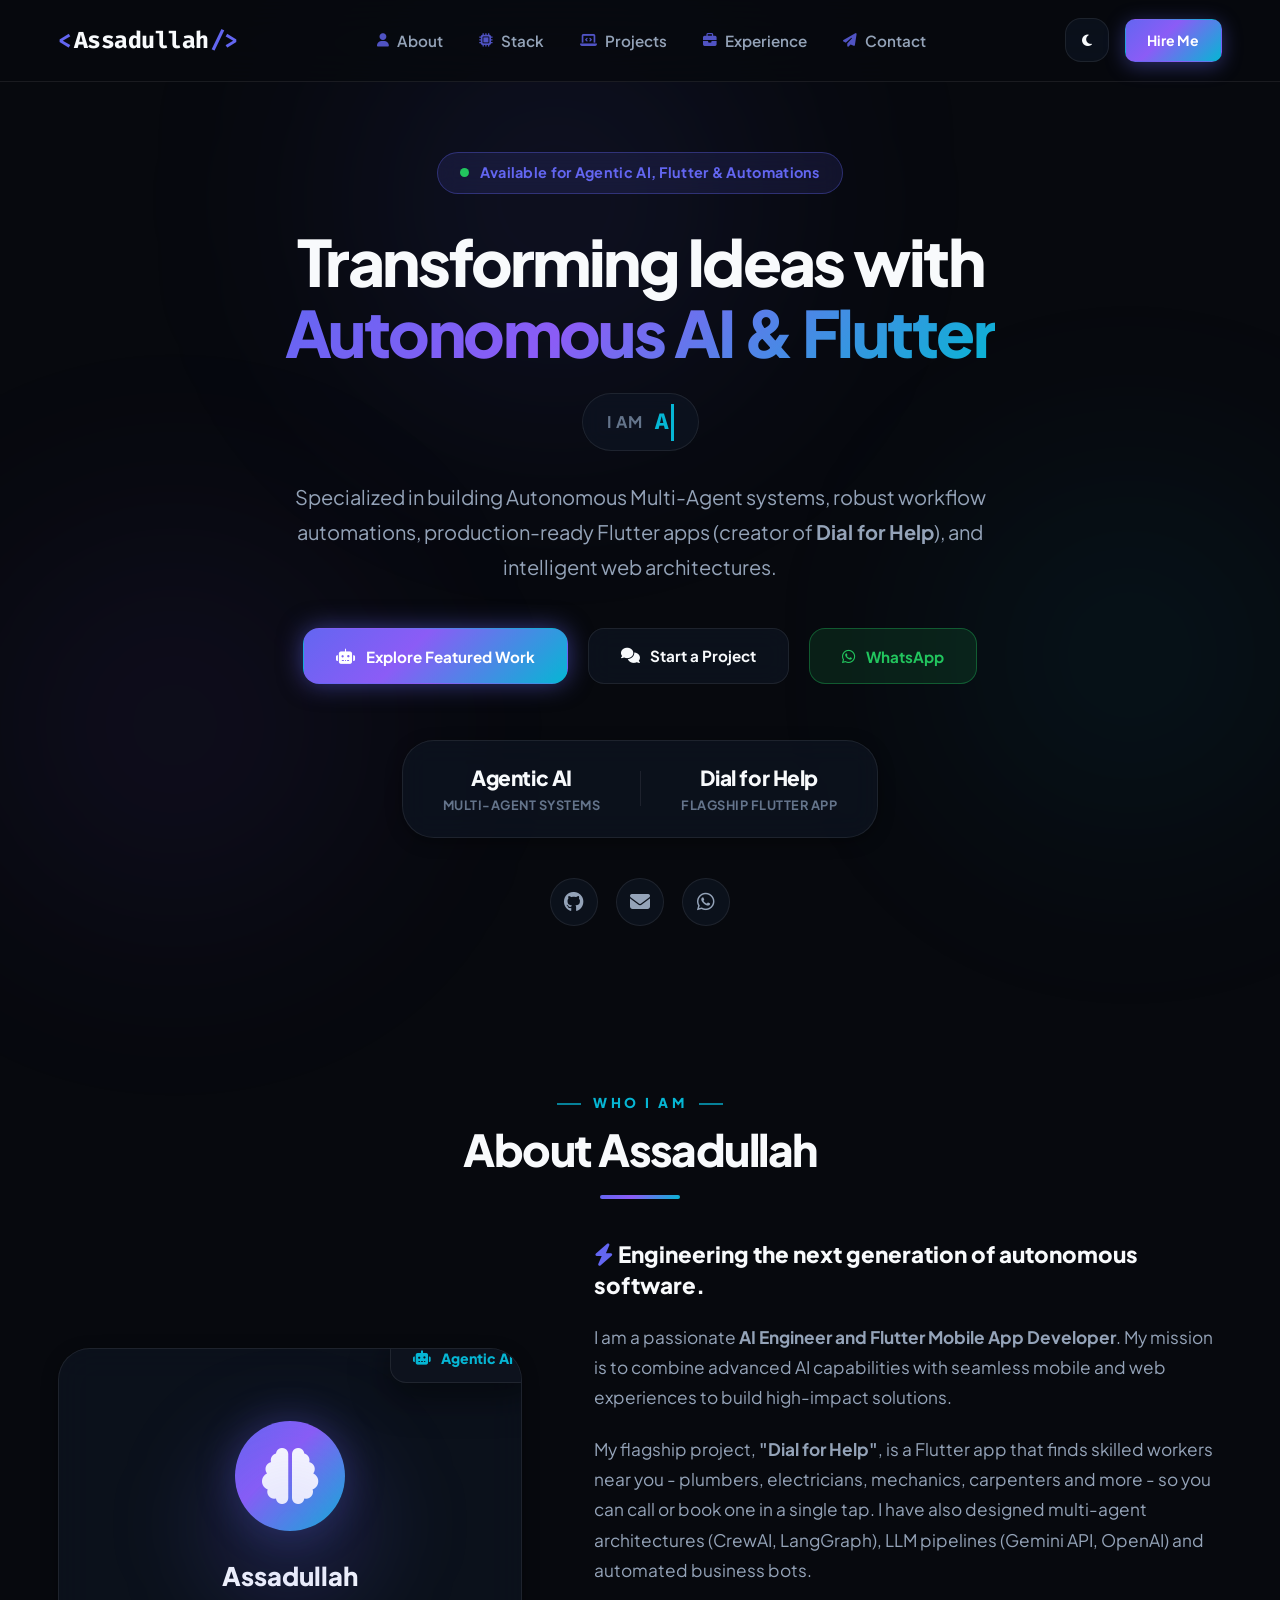
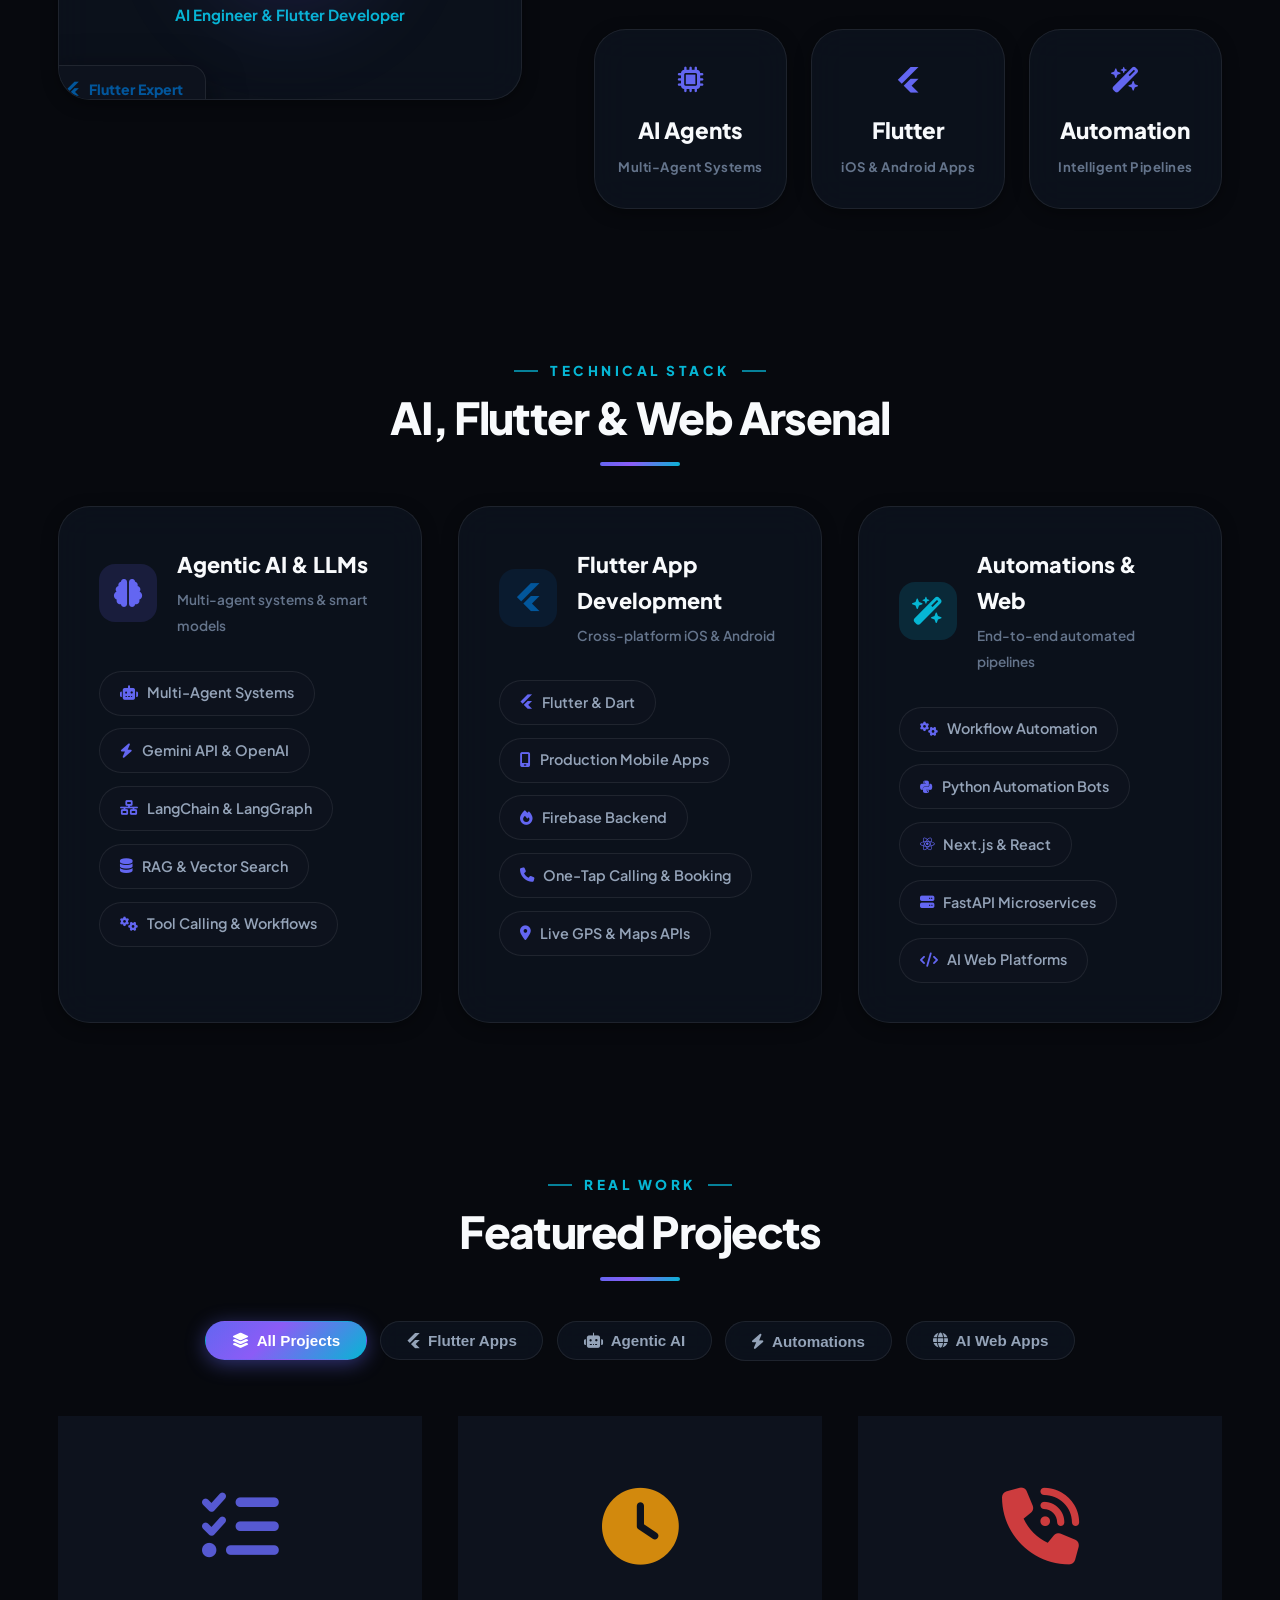
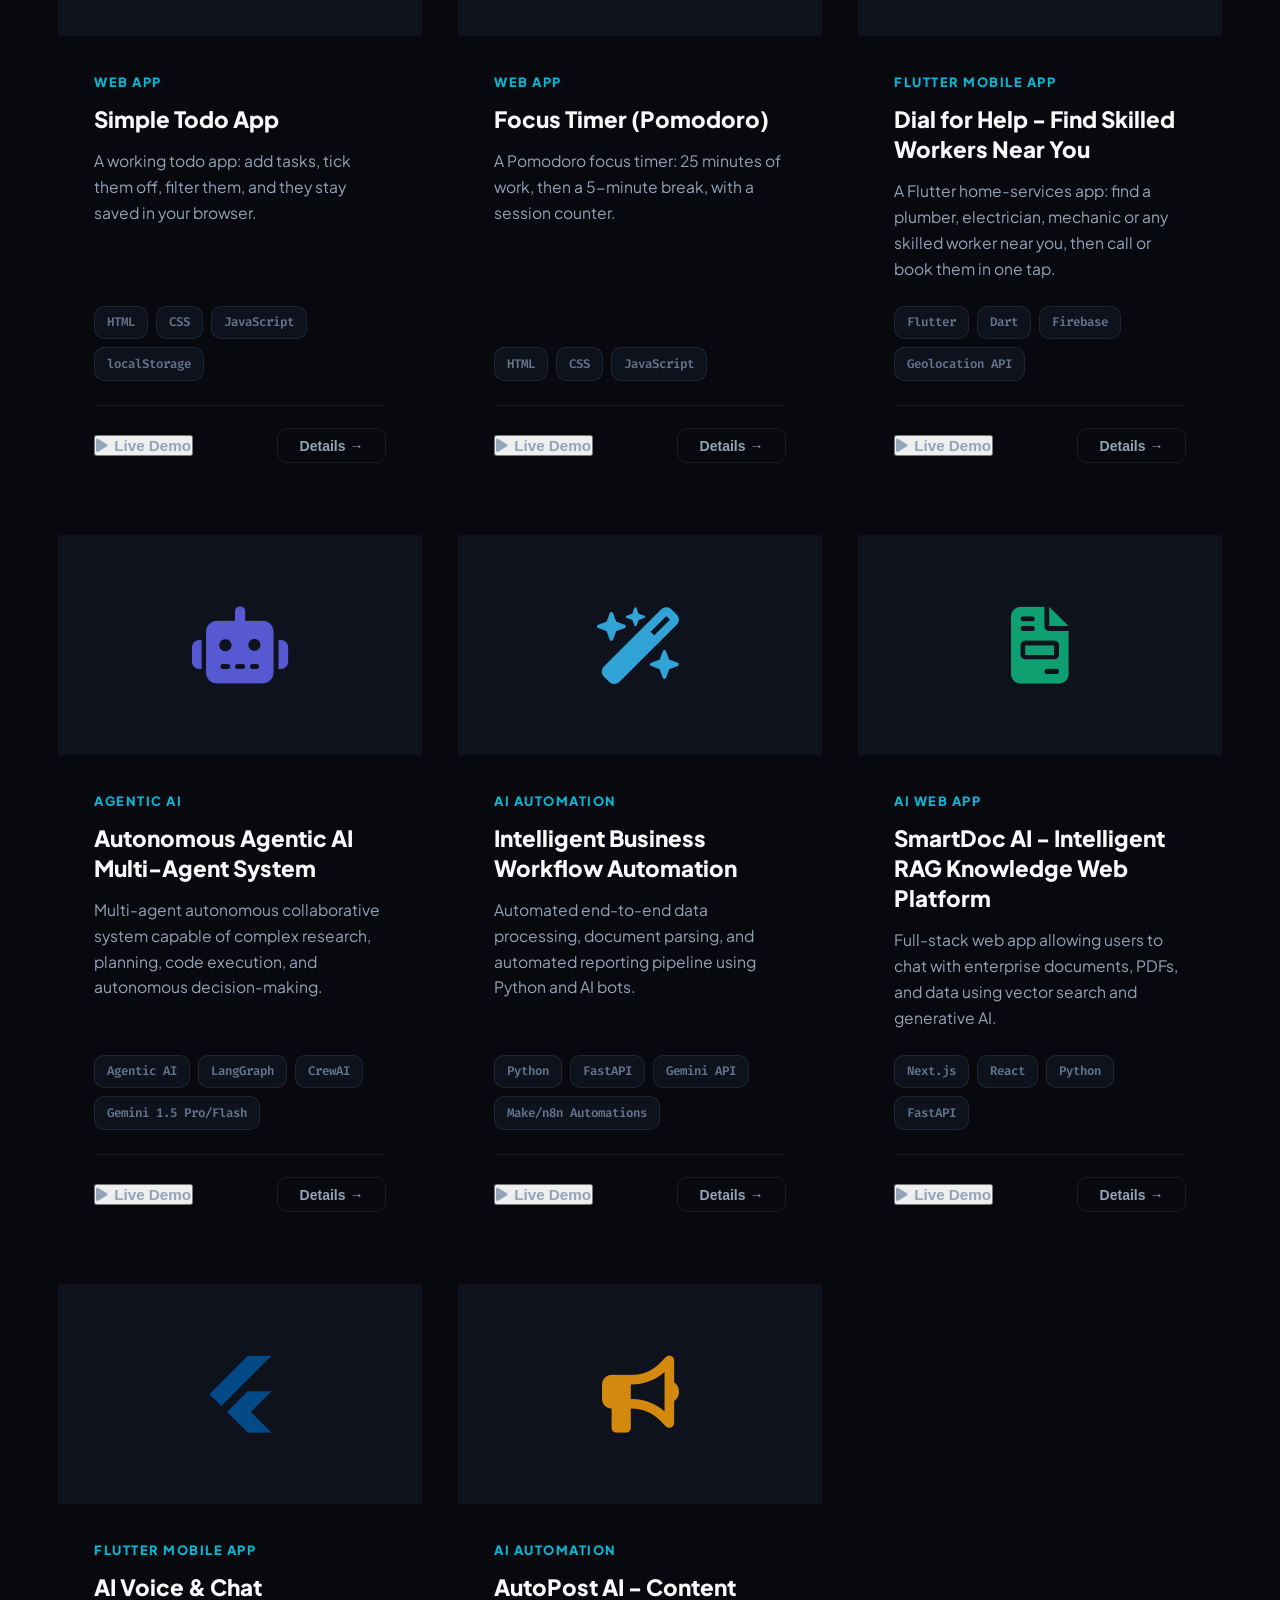
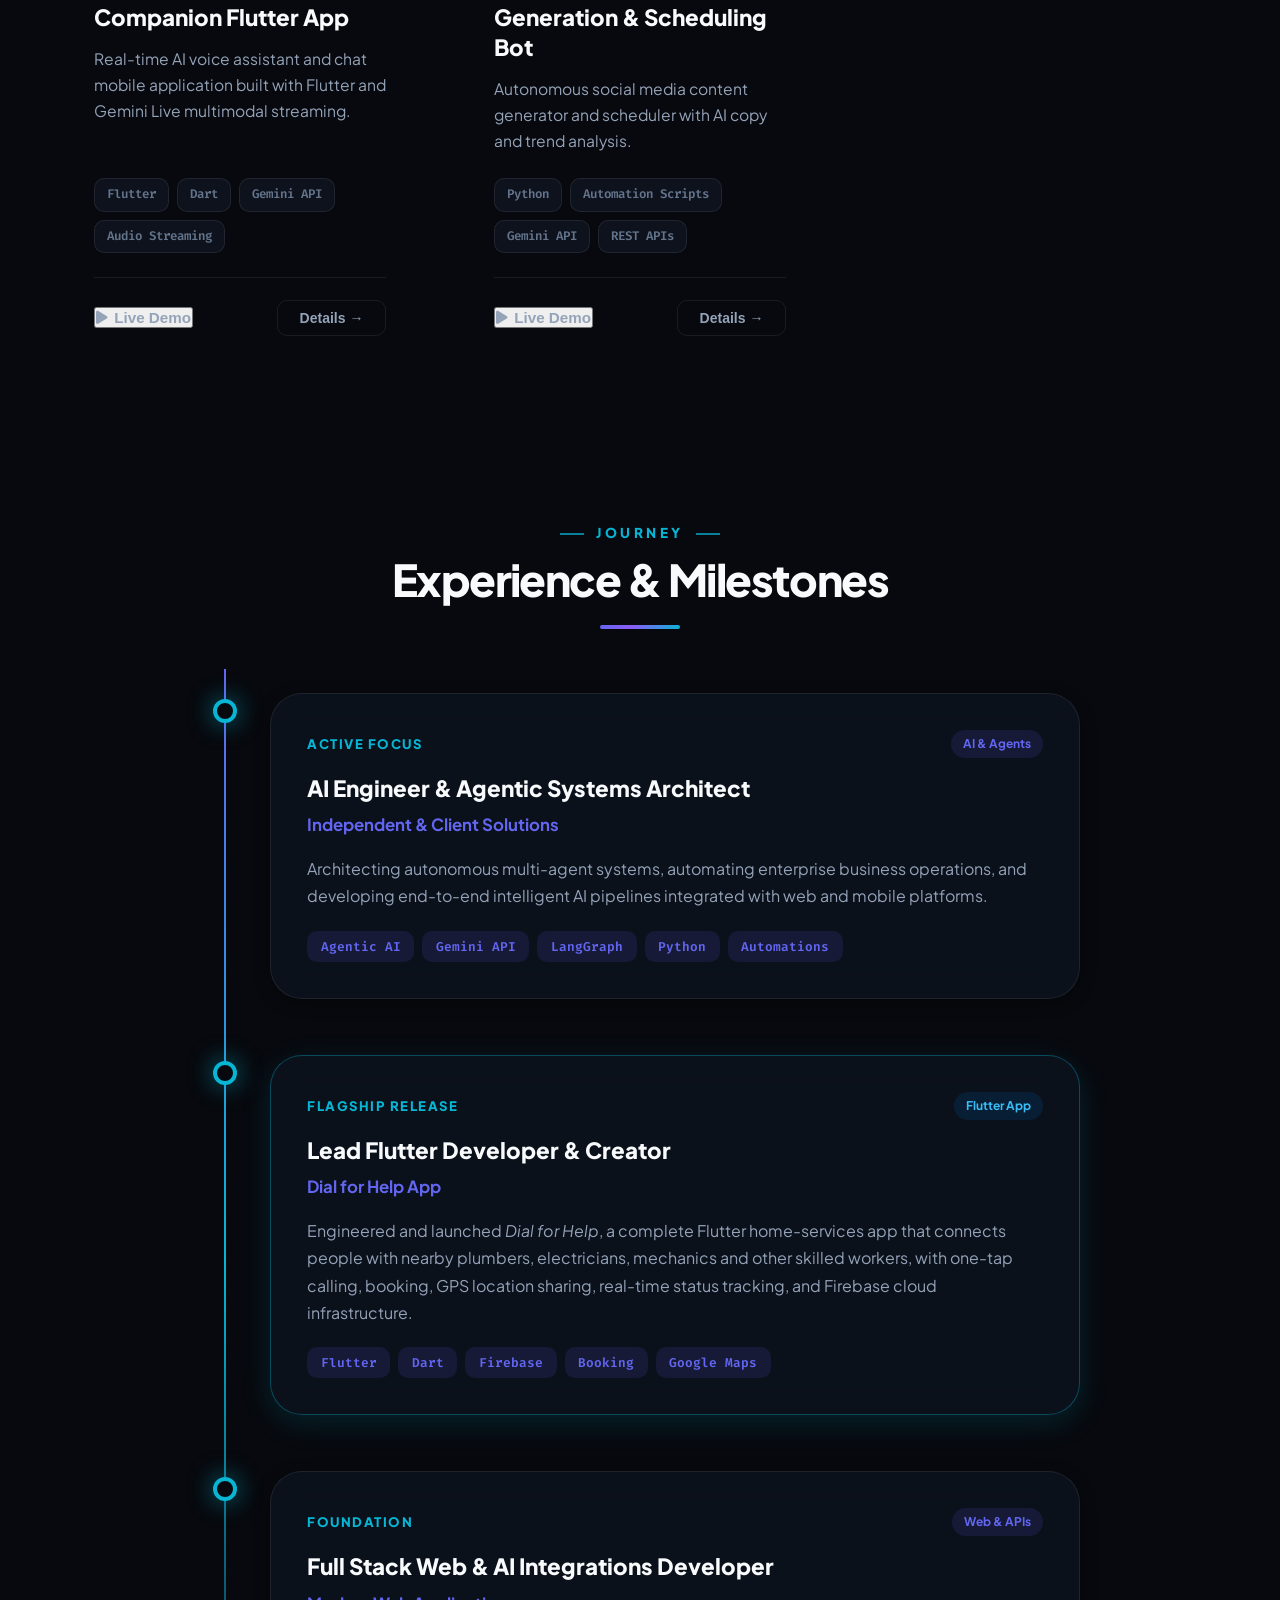
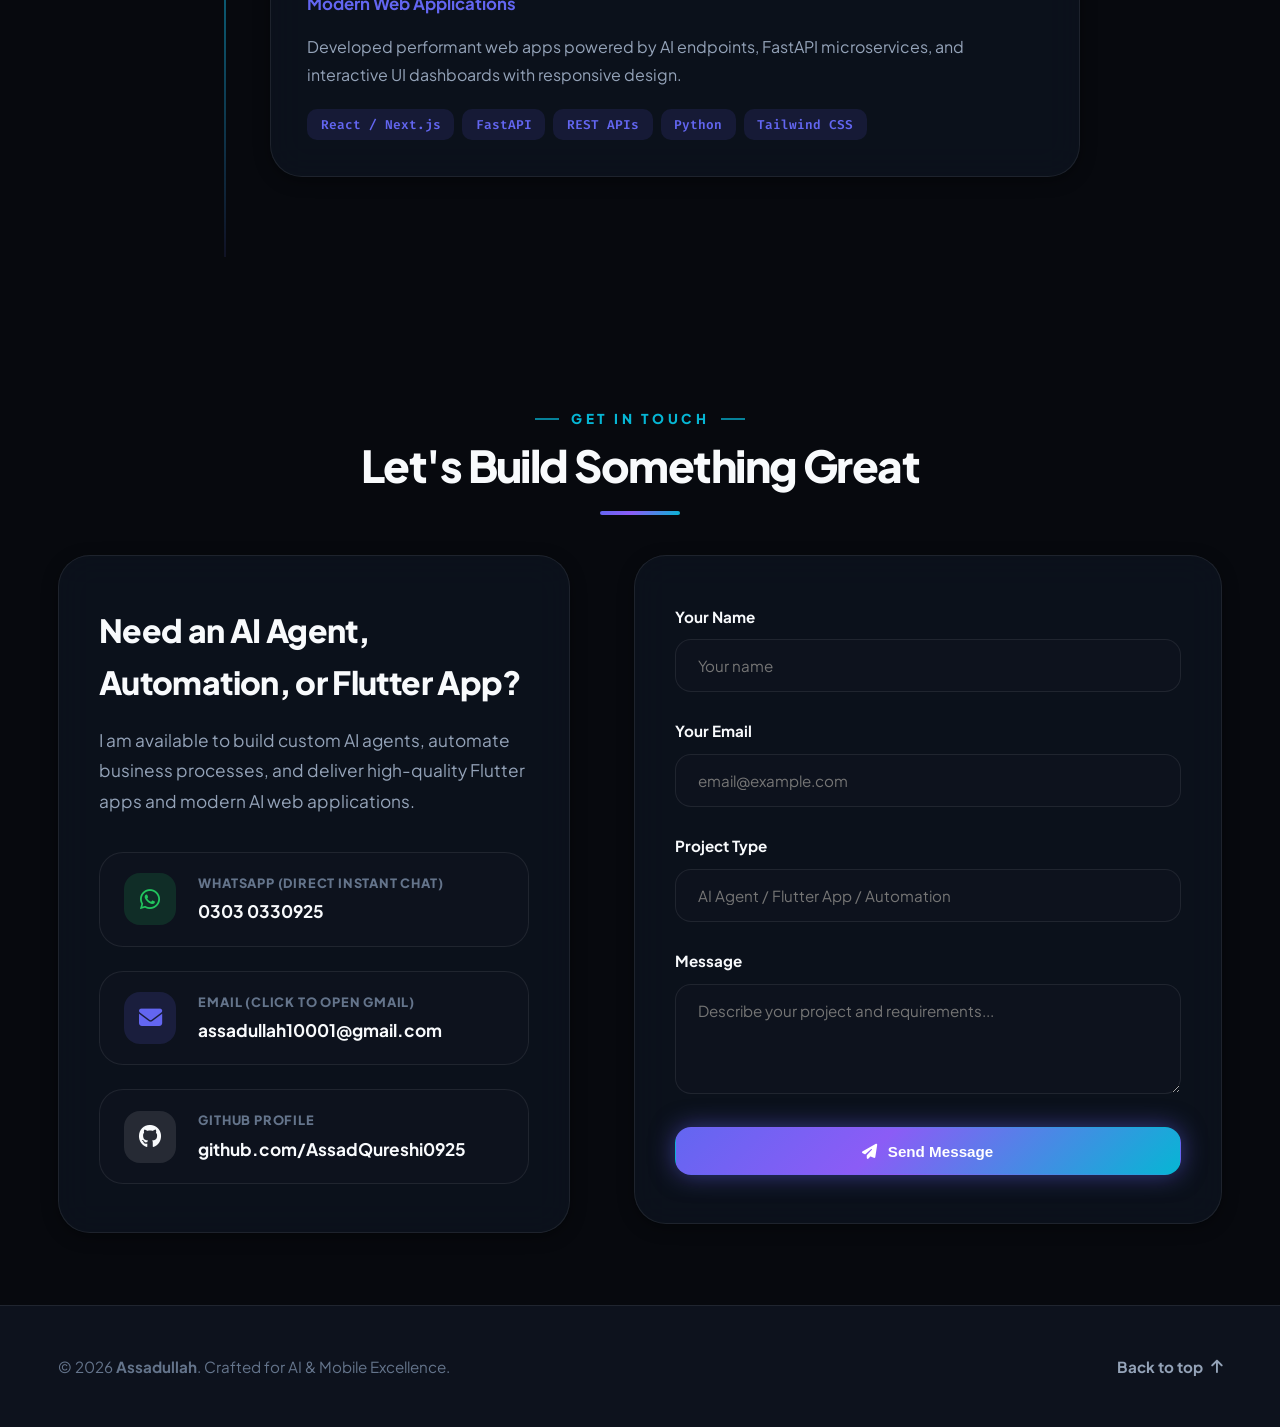
<file: index.html>
<!DOCTYPE html>
<html lang="en" data-theme="dark">
<head>
  <meta charset="UTF-8">
  <meta name="viewport" content="width=device-width, initial-scale=1.0">
  <meta name="description" content="Assadullah - AI Engineer, Agentic AI Specialist & Flutter Developer">
  <title>Assadullah | AI Engineer, Agentic AI & Flutter Developer</title>
  <link rel="preconnect" href="https://fonts.googleapis.com">
  <link rel="preconnect" href="https://fonts.gstatic.com" crossorigin>
  <link href="https://fonts.googleapis.com/css2?family=Plus+Jakarta+Sans:wght@300;400;500;600;700;800;900&family=Fira+Code:wght@400;500;600&display=swap" rel="stylesheet">
  <link rel="stylesheet" href="https://cdnjs.cloudflare.com/ajax/libs/font-awesome/6.5.1/css/all.min.css">
  <link rel="stylesheet" href="css/styles.css">
</head>
<body>
  <!-- Scroll Progress Indicator -->
  <div class="scroll-progress-bar" id="scroll-progress"></div>

  <!-- Ambient Animated Background Particles/Blobs -->
  <div class="ambient-glow glow-1"></div>
  <div class="ambient-glow glow-2"></div>
  <div class="ambient-glow glow-3"></div>

  <!-- Header / Navigation -->
  <header class="navbar" id="navbar">
    <div class="nav-container">
      <a href="#hero" class="logo">
        <span class="logo-bracket">&lt;</span><span class="logo-name">Assadullah</span><span class="logo-bracket">/&gt;</span>
      </a>
      
      <nav class="nav-links" id="nav-menu">
        <a href="#about" class="nav-link"><i class="fa-solid fa-user"></i> About</a>
        <a href="#skills" class="nav-link"><i class="fa-solid fa-microchip"></i> Stack</a>
        <a href="#projects" class="nav-link"><i class="fa-solid fa-laptop-code"></i> Projects</a>
        <a href="#experience" class="nav-link"><i class="fa-solid fa-briefcase"></i> Experience</a>
        <a href="#contact" class="nav-link"><i class="fa-solid fa-paper-plane"></i> Contact</a>
      </nav>

      <div class="nav-actions">
        <button id="theme-toggle" class="icon-btn" aria-label="Toggle dark/light theme" title="Toggle theme">
          <i class="fa-solid fa-moon"></i>
        </button>
        <a href="#contact" class="btn btn-sm btn-primary hide-mobile">Hire Me</a>
        <button id="mobile-toggle" class="mobile-toggle-btn" aria-label="Toggle navigation menu">
          <span></span>
          <span></span>
          <span></span>
        </button>
      </div>
    </div>
  </header>

  <main>
    <!-- Hero Section -->
    <section id="hero" class="hero-section hero-centered">
      <div class="container hero-container">
        <div class="hero-content">
          <div class="badge-tag">
            <span class="pulse-dot"></span> Available for Agentic AI, Flutter & Automations
          </div>
          
          <h1 class="hero-title">
            Transforming Ideas with<br>
            <span class="gradient-text">Autonomous AI & Flutter</span>
          </h1>

          <div class="hero-role-badge">
            <span class="role-prefix">I am</span>
            <span class="typing-container">
              <span id="typing-text"></span><span class="cursor">&nbsp;</span>
            </span>
          </div>

          <p class="hero-subtitle">
            Specialized in building Autonomous Multi-Agent systems, robust workflow automations, production-ready Flutter apps (creator of <strong>Dial for Help</strong>), and intelligent web architectures.
          </p>
          
          <div class="hero-cta">
            <a href="#projects" class="btn btn-primary btn-glow">
              <i class="fa-solid fa-robot"></i> Explore Featured Work
            </a>
            <a href="#contact" class="btn btn-outline">
              <i class="fa-solid fa-comments"></i> Start a Project
            </a>
            <a href="https://wa.me/923030330925" target="_blank" rel="noopener noreferrer" class="btn btn-whatsapp" title="Chat on WhatsApp">
              <i class="fa-brands fa-whatsapp"></i> WhatsApp
            </a>
          </div>

          <!-- Quick Stat Counters in Hero -->
          <div class="hero-metrics">
            <div class="metric-item">
              <span class="metric-num">Agentic AI</span>
              <span class="metric-label">Multi-Agent Systems</span>
            </div>
            <div class="metric-divider"></div>
            <div class="metric-item">
              <span class="metric-num">Dial for Help</span>
              <span class="metric-label">Flagship Flutter App</span>
            </div>
          </div>

          <div class="social-links">
            <a href="https://github.com/AssadQureshi0925" target="_blank" rel="noopener noreferrer" class="social-icon" aria-label="GitHub"><i class="fa-brands fa-github"></i></a>
            <a href="https://mail.google.com/mail/?view=cm&fs=1&to=assadullah10001@gmail.com" target="_blank" rel="noopener noreferrer" class="social-icon" aria-label="Send Email"><i class="fa-solid fa-envelope"></i></a>
            <a href="https://wa.me/923030330925" target="_blank" rel="noopener noreferrer" class="social-icon whatsapp-social" aria-label="WhatsApp"><i class="fa-brands fa-whatsapp"></i></a>
          </div>
        </div>
      </div>
      
      <a href="#about" class="scroll-down-indicator" aria-label="Scroll to About section">
        <i class="fa-solid fa-chevron-down"></i>
      </a>
    </section>

    <!-- About Section -->
    <section id="about" class="section about-section">
      <div class="container">
        <div class="section-header">
          <span class="section-subtitle">Who I Am</span>
          <h2 class="section-title">About Assadullah</h2>
          <div class="section-divider"></div>
        </div>

        <div class="about-grid">
          <div class="about-image-wrapper">
            <div class="avatar-card glass-card">
              <div class="avatar-glow"></div>
              <div class="avatar-icon-box">
                <i class="fa-solid fa-brain avatar-main-icon"></i>
              </div>
              <div class="avatar-info">
                <h3>Assadullah</h3>
                <p>AI Engineer & Flutter Developer</p>
              </div>
              <div class="floating-badge badge-1">
                <i class="fa-solid fa-robot"></i> Agentic AI
              </div>
              <div class="floating-badge badge-2">
                <i class="fa-brands fa-flutter"></i> Flutter Expert
              </div>
            </div>
          </div>

          <div class="about-content">
            <div class="about-tagline">
              <i class="fa-solid fa-bolt text-accent"></i> Engineering the next generation of autonomous software.
            </div>
            <p>
              I am a passionate <strong>AI Engineer and Flutter Mobile App Developer</strong>. My mission is to combine advanced AI capabilities with seamless mobile and web experiences to build high-impact solutions.
            </p>
            <p>
              My flagship project, <strong>"Dial for Help"</strong>, is a Flutter app that finds skilled workers near you - plumbers, electricians, mechanics, carpenters and more - so you can call or book one in a single tap. I have also designed multi-agent architectures (CrewAI, LangGraph), LLM pipelines (Gemini API, OpenAI) and automated business bots.
            </p>

            <div class="about-stats">
              <div class="stat-card glass-card">
                <div class="stat-icon-wrap"><i class="fa-solid fa-microchip"></i></div>
                <span class="stat-number">AI Agents</span>
                <span class="stat-label">Multi-Agent Systems</span>
              </div>
              <div class="stat-card glass-card">
                <div class="stat-icon-wrap"><i class="fa-brands fa-flutter"></i></div>
                <span class="stat-number">Flutter</span>
                <span class="stat-label">iOS & Android Apps</span>
              </div>
              <div class="stat-card glass-card">
                <div class="stat-icon-wrap"><i class="fa-solid fa-wand-magic-sparkles"></i></div>
                <span class="stat-number">Automation</span>
                <span class="stat-label">Intelligent Pipelines</span>
              </div>
            </div>
          </div>
        </div>
      </div>
    </section>

    <!-- Skills Section -->
    <section id="skills" class="section skills-section">
      <div class="container">
        <div class="section-header">
          <span class="section-subtitle">Technical Stack</span>
          <h2 class="section-title">AI, Flutter & Web Arsenal</h2>
          <div class="section-divider"></div>
        </div>

        <div class="skills-grid">
          <!-- AI & Agentic AI -->
          <div class="skill-category-card glass-card">
            <div class="category-header">
              <div class="category-icon-box ai-icon"><i class="fa-solid fa-brain"></i></div>
              <div>
                <h3>Agentic AI & LLMs</h3>
                <span class="category-desc">Multi-agent systems & smart models</span>
              </div>
            </div>
            <div class="skill-pills">
              <span class="skill-pill"><i class="fa-solid fa-robot"></i> Multi-Agent Systems</span>
              <span class="skill-pill"><i class="fa-solid fa-bolt"></i> Gemini API & OpenAI</span>
              <span class="skill-pill"><i class="fa-solid fa-network-wired"></i> LangChain & LangGraph</span>
              <span class="skill-pill"><i class="fa-solid fa-database"></i> RAG & Vector Search</span>
              <span class="skill-pill"><i class="fa-solid fa-gears"></i> Tool Calling & Workflows</span>
            </div>
          </div>

          <!-- Flutter & Mobile -->
          <div class="skill-category-card glass-card">
            <div class="category-header">
              <div class="category-icon-box flutter-icon"><i class="fa-brands fa-flutter"></i></div>
              <div>
                <h3>Flutter App Development</h3>
                <span class="category-desc">Cross-platform iOS & Android</span>
              </div>
            </div>
            <div class="skill-pills">
              <span class="skill-pill"><i class="fa-brands fa-flutter"></i> Flutter & Dart</span>
              <span class="skill-pill"><i class="fa-solid fa-mobile-screen"></i> Production Mobile Apps</span>
              <span class="skill-pill"><i class="fa-solid fa-fire"></i> Firebase Backend</span>
              <span class="skill-pill"><i class="fa-solid fa-phone"></i> One-Tap Calling &amp; Booking</span>
              <span class="skill-pill"><i class="fa-solid fa-location-dot"></i> Live GPS & Maps APIs</span>
            </div>
          </div>

          <!-- Automation & Web -->
          <div class="skill-category-card glass-card">
            <div class="category-header">
              <div class="category-icon-box automation-icon"><i class="fa-solid fa-wand-magic-sparkles"></i></div>
              <div>
                <h3>Automations & Web</h3>
                <span class="category-desc">End-to-end automated pipelines</span>
              </div>
            </div>
            <div class="skill-pills">
              <span class="skill-pill"><i class="fa-solid fa-cogs"></i> Workflow Automation</span>
              <span class="skill-pill"><i class="fa-brands fa-python"></i> Python Automation Bots</span>
              <span class="skill-pill"><i class="fa-brands fa-react"></i> Next.js & React</span>
              <span class="skill-pill"><i class="fa-solid fa-server"></i> FastAPI Microservices</span>
              <span class="skill-pill"><i class="fa-solid fa-code"></i> AI Web Platforms</span>
            </div>
          </div>
        </div>
      </div>
    </section>

    <!-- Projects Section -->
    <section id="projects" class="section projects-section">
      <div class="container">
        <div class="section-header">
          <span class="section-subtitle">Real Work</span>
          <h2 class="section-title">Featured Projects</h2>
          <div class="section-divider"></div>
        </div>

        <!-- Filter Controls -->
        <div class="filter-container">
          <button class="filter-btn active" data-filter="all"><i class="fa-solid fa-layer-group"></i> All Projects</button>
          <button class="filter-btn" data-filter="flutter"><i class="fa-brands fa-flutter"></i> Flutter Apps</button>
          <button class="filter-btn" data-filter="agentic-ai"><i class="fa-solid fa-robot"></i> Agentic AI</button>
          <button class="filter-btn" data-filter="automation"><i class="fa-solid fa-bolt"></i> Automations</button>
          <button class="filter-btn" data-filter="web"><i class="fa-solid fa-globe"></i> AI Web Apps</button>
        </div>

        <!-- Projects Grid -->
        <div class="projects-grid" id="projects-grid">
          <!-- Populated by projects.js -->
        </div>
      </div>
    </section>

    <!-- Experience Section -->
    <section id="experience" class="section experience-section">
      <div class="container">
        <div class="section-header">
          <span class="section-subtitle">Journey</span>
          <h2 class="section-title">Experience & Milestones</h2>
          <div class="section-divider"></div>
        </div>

        <div class="timeline">
          <!-- Milestone 1 -->
          <div class="timeline-item">
            <div class="timeline-dot"></div>
            <div class="timeline-content glass-card">
              <div class="timeline-header">
                <span class="timeline-date">Active Focus</span>
                <span class="timeline-pill">AI & Agents</span>
              </div>
              <h3 class="timeline-title">AI Engineer & Agentic Systems Architect</h3>
              <h4 class="timeline-subtitle">Independent & Client Solutions</h4>
              <p>
                Architecting autonomous multi-agent systems, automating enterprise business operations, and developing end-to-end intelligent AI pipelines integrated with web and mobile platforms.
              </p>
              <div class="timeline-tags">
                <span>Agentic AI</span><span>Gemini API</span><span>LangGraph</span><span>Python</span><span>Automations</span>
              </div>
            </div>
          </div>

          <!-- Milestone 2 -->
          <div class="timeline-item">
            <div class="timeline-dot"></div>
            <div class="timeline-content glass-card featured-milestone">
              <div class="timeline-header">
                <span class="timeline-date">Flagship Release</span>
                <span class="timeline-pill flutter-pill">Flutter App</span>
              </div>
              <h3 class="timeline-title">Lead Flutter Developer & Creator</h3>
              <h4 class="timeline-subtitle">Dial for Help App</h4>
              <p>
                Engineered and launched <em>Dial for Help</em>, a complete Flutter home-services app that connects people with nearby plumbers, electricians, mechanics and other skilled workers, with one-tap calling, booking, GPS location sharing, real-time status tracking, and Firebase cloud infrastructure.
              </p>
              <div class="timeline-tags">
                <span>Flutter</span><span>Dart</span><span>Firebase</span><span>Booking</span><span>Google Maps</span>
              </div>
            </div>
          </div>

          <!-- Milestone 3 -->
          <div class="timeline-item">
            <div class="timeline-dot"></div>
            <div class="timeline-content glass-card">
              <div class="timeline-header">
                <span class="timeline-date">Foundation</span>
                <span class="timeline-pill">Web & APIs</span>
              </div>
              <h3 class="timeline-title">Full Stack Web & AI Integrations Developer</h3>
              <h4 class="timeline-subtitle">Modern Web Applications</h4>
              <p>
                Developed performant web apps powered by AI endpoints, FastAPI microservices, and interactive UI dashboards with responsive design.
              </p>
              <div class="timeline-tags">
                <span>React / Next.js</span><span>FastAPI</span><span>REST APIs</span><span>Python</span><span>Tailwind CSS</span>
              </div>
            </div>
          </div>
        </div>
      </div>
    </section>

    <!-- Contact Section -->
    <section id="contact" class="section contact-section">
      <div class="container">
        <div class="section-header">
          <span class="section-subtitle">Get In Touch</span>
          <h2 class="section-title">Let's Build Something Great</h2>
          <div class="section-divider"></div>
        </div>

        <div class="contact-grid">
          <div class="contact-info glass-card">
            <h3>Need an AI Agent, Automation, or Flutter App?</h3>
            <p>
              I am available to build custom AI agents, automate business processes, and deliver high-quality Flutter apps and modern AI web applications.
            </p>

            <div class="contact-items">
              <a href="https://wa.me/923030330925" target="_blank" rel="noopener noreferrer" class="contact-item contact-card">
                <div class="contact-icon-box whatsapp-box"><i class="fa-brands fa-whatsapp"></i></div>
                <div>
                  <span class="contact-label">WhatsApp (Direct Instant Chat)</span>
                  <span class="contact-value">0303 0330925</span>
                </div>
              </a>

              <a href="https://mail.google.com/mail/?view=cm&fs=1&to=assadullah10001@gmail.com" target="_blank" rel="noopener noreferrer" class="contact-item contact-card email-btn-trigger">
                <div class="contact-icon-box email-box"><i class="fa-solid fa-envelope"></i></div>
                <div>
                  <span class="contact-label">Email (Click to Open Gmail)</span>
                  <span class="contact-value">assadullah10001@gmail.com</span>
                </div>
              </a>

              <a href="https://github.com/AssadQureshi0925" target="_blank" rel="noopener noreferrer" class="contact-item contact-card">
                <div class="contact-icon-box github-box"><i class="fa-brands fa-github"></i></div>
                <div>
                  <span class="contact-label">GitHub Profile</span>
                  <span class="contact-value">github.com/AssadQureshi0925</span>
                </div>
              </a>
            </div>
          </div>

          <div class="contact-form-container glass-card">
            <form id="contact-form" class="contact-form">
              <div class="form-group">
                <label for="name">Your Name</label>
                <input type="text" id="name" name="name" placeholder="Your name" required>
              </div>

              <div class="form-group">
                <label for="email">Your Email</label>
                <input type="email" id="email" name="email" placeholder="email@example.com" required>
              </div>

              <div class="form-group">
                <label for="subject">Project Type</label>
                <input type="text" id="subject" name="subject" placeholder="AI Agent / Flutter App / Automation" required>
              </div>

              <div class="form-group">
                <label for="message">Message</label>
                <textarea id="message" name="message" rows="4" placeholder="Describe your project and requirements..." required></textarea>
              </div>

              <button type="submit" class="btn btn-primary btn-block btn-glow">
                <i class="fa-solid fa-paper-plane"></i> Send Message
              </button>
              <div id="form-feedback" class="form-feedback"></div>
            </form>
          </div>
        </div>
      </div>
    </section>
  </main>

  <!-- In-Portfolio Live Demo Modal -->
  <div class="demo-overlay" id="demo-modal">
    <div class="demo-container glass-card">
      <div class="demo-header">
        <h3 id="demo-title">Live Demo</h3>
        <button class="modal-close" id="demo-close" aria-label="Close demo">&times;</button>
      </div>
      <iframe id="demo-frame" title="Live demo" src="about:blank"></iframe>
    </div>
  </div>

  <!-- Project Detail Modal -->
  <div class="modal-overlay" id="project-modal">
    <div class="modal-container glass-card">
      <button class="modal-close" id="modal-close" aria-label="Close modal">&times;</button>
      <div class="modal-content" id="modal-body">
        <!-- Dynamically injected -->
      </div>
    </div>
  </div>

  <!-- Footer -->
  <footer class="footer">
    <div class="container footer-content">
      <p>© <span id="current-year">2026</span> <strong>Assadullah</strong>. Crafted for AI & Mobile Excellence.</p>
      <div class="footer-links">
        <a href="#hero">Back to top <i class="fa-solid fa-arrow-up"></i></a>
      </div>
    </div>
  </footer>

  <script src="js/projects.js"></script>
  <script src="js/main.js"></script>
</body>
</html>
</file>
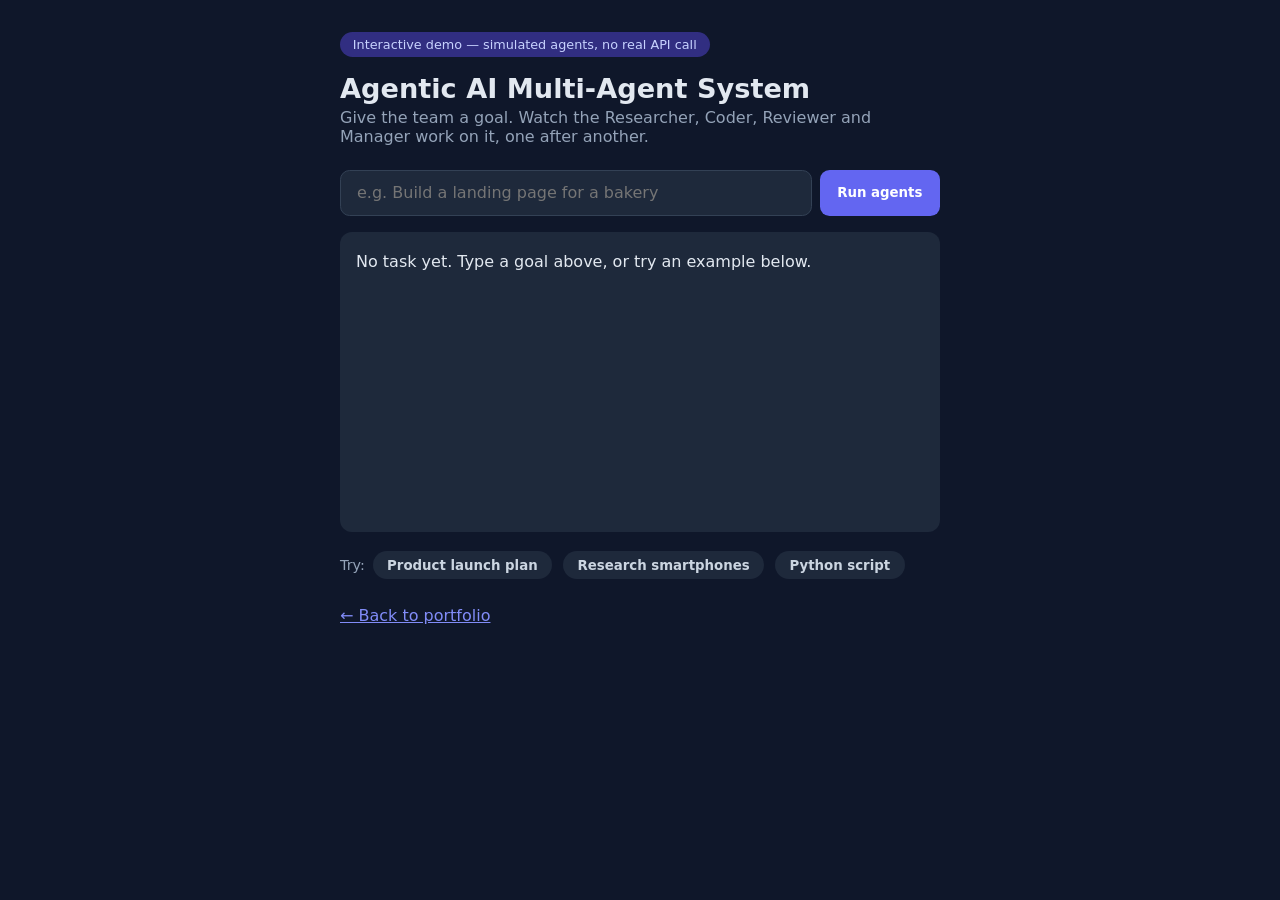
<file: projects/agentic-ai/index.html>
<!DOCTYPE html>
<html lang="en">
<head>
<meta charset="UTF-8">
<meta name="viewport" content="width=device-width, initial-scale=1.0">
<title>Agentic AI Multi-Agent System — Live Demo</title>
<style>
  *{box-sizing:border-box;margin:0;padding:0;font-family:system-ui,sans-serif}
  body{background:#0f172a;color:#e2e8f0;min-height:100vh;display:flex;justify-content:center;padding:2rem 1rem}
  .app{width:100%;max-width:600px}
  .badge{display:inline-block;background:#312e81;color:#c7d2fe;padding:.3rem .8rem;border-radius:2rem;font-size:.8rem;margin-bottom:1rem}
  h1{font-size:1.7rem;margin-bottom:.25rem}
  p.sub{color:#94a3b8;margin-bottom:1.5rem}
  form{display:flex;gap:.5rem;margin-bottom:1rem}
  input{flex:1;padding:.8rem 1rem;border-radius:.6rem;border:1px solid #334155;background:#1e293b;color:#e2e8f0;font-size:1rem}
  button{padding:.8rem 1.1rem;border:0;border-radius:.6rem;background:#6366f1;color:#fff;font-weight:600;cursor:pointer}
  #log{background:#1e293b;border-radius:.75rem;padding:1rem;min-height:300px;line-height:1.7}
  .agent{margin-bottom:.75rem}
  .agent b{color:#818cf8}
  .manager b{color:#4ade80}
  .examples{margin-top:1rem;color:#94a3b8;font-size:.9rem}
  .examples button{background:#1e293b;color:#cbd5e1;border:0;border-radius:2rem;padding:.4rem .9rem;margin:.2rem;cursor:pointer}
  a.back{color:#818cf8;display:block;margin-top:1.5rem}
</style>
</head>
<body>
<div class="app">
  <span class="badge">Interactive demo — simulated agents, no real API call</span>
  <h1>Agentic AI Multi-Agent System</h1>
  <p class="sub">Give the team a goal. Watch the Researcher, Coder, Reviewer and Manager work on it, one after another.</p>
  <form id="form"><input id="input" placeholder="e.g. Build a landing page for a bakery" required><button type="submit">Run agents</button></form>
  <div id="log">No task yet. Type a goal above, or try an example below.</div>
  <div class="examples">
    Try:
    <button onclick="run('Plan a product launch for a new coffee brand')">Product launch plan</button>
    <button onclick="run('Research the best budget smartphones of 2026')">Research smartphones</button>
    <button onclick="run('Write a Python script to sort files by date')">Python script</button>
  </div>
  <a class="back" href="https://assadqureshi0925.github.io/">← Back to portfolio</a>
</div>
<script>
  const log=document.getElementById("log"), input=document.getElementById("input");
  const wait=ms=>new Promise(r=>setTimeout(r,ms));
  function add(cls,who,text){const d=document.createElement("div");d.className="agent "+cls;d.innerHTML="<b>"+who+":</b> "+text;log.appendChild(d);}
  async function run(task){
    if(!task) return;
    log.innerHTML=""; input.value=task;
    add("","🎯 Manager","Goal received: <i>"+task+"</i> — splitting it between the agents.");
    await wait(900);
    add("","🔍 Researcher","Gathered the key facts and best options for: <i>"+task+"</i>.");
    await wait(1100);
    add("","💻 Coder","Drafted the first version based on the research — structure, content and steps ready.");
    await wait(1100);
    add("","🧐 Reviewer","Checked the draft: fixed 2 mistakes, tightened the wording, and confirmed nothing important is missing.");
    await wait(900);
    add("manager","✅ Manager","Done. Final result for <i>"+task+"</i> is ready — researched, built and reviewed, with no extra prompting from you.");
  }
  document.getElementById("form").addEventListener("submit",e=>{e.preventDefault(); run(input.value.trim());});
</script>
</body>
</html>
</file>
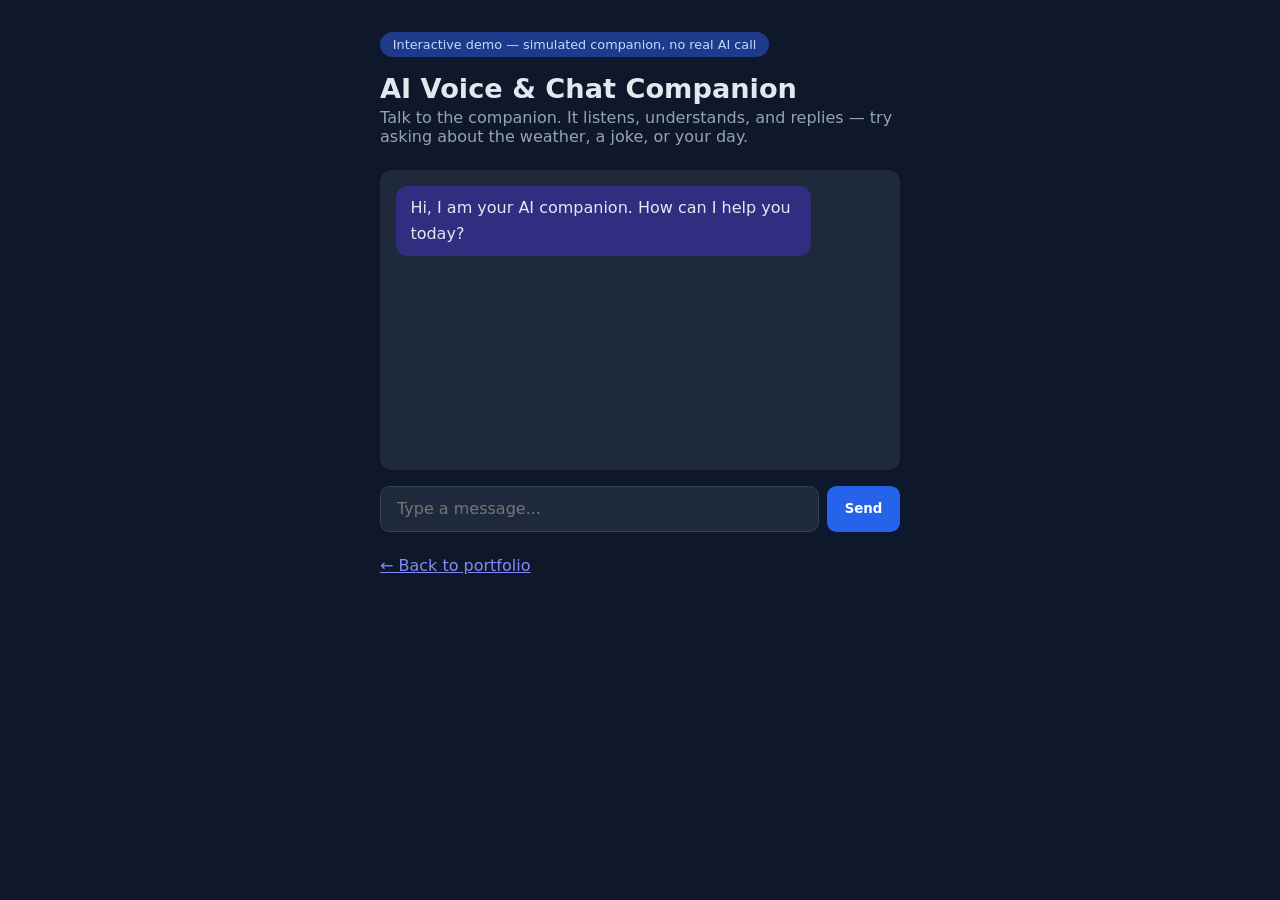
<file: projects/ai-companion/index.html>
<!DOCTYPE html>
<html lang="en">
<head>
<meta charset="UTF-8">
<meta name="viewport" content="width=device-width, initial-scale=1.0">
<title>AI Voice & Chat Companion — Live Demo</title>
<style>
  *{box-sizing:border-box;margin:0;padding:0;font-family:system-ui,sans-serif}
  body{background:#0f172a;color:#e2e8f0;min-height:100vh;display:flex;justify-content:center;padding:2rem 1rem}
  .app{width:100%;max-width:520px}
  .badge{display:inline-block;background:#1e3a8a;color:#bfdbfe;padding:.3rem .8rem;border-radius:2rem;font-size:.8rem;margin-bottom:1rem}
  h1{font-size:1.7rem;margin-bottom:.25rem}
  p.sub{color:#94a3b8;margin-bottom:1.5rem}
  #chat{background:#1e293b;border-radius:.75rem;padding:1rem;min-height:300px;line-height:1.6;margin-bottom:1rem;overflow-y:auto;max-height:420px}
  .msg{margin-bottom:.75rem;max-width:85%;padding:.6rem .9rem;border-radius:.75rem}
  .ai{background:#312e81}
  .user{background:#0ea5e9;margin-left:auto;text-align:right}
  form{display:flex;gap:.5rem}
  input{flex:1;padding:.8rem 1rem;border-radius:.6rem;border:1px solid #334155;background:#1e293b;color:#e2e8f0;font-size:1rem}
  button{padding:.8rem 1.1rem;border:0;border-radius:.6rem;background:#2563eb;color:#fff;font-weight:600;cursor:pointer}
  a.back{color:#818cf8;display:block;margin-top:1.5rem}
</style>
</head>
<body>
<div class="app">
  <span class="badge">Interactive demo — simulated companion, no real AI call</span>
  <h1>AI Voice &amp; Chat Companion</h1>
  <p class="sub">Talk to the companion. It listens, understands, and replies — try asking about the weather, a joke, or your day.</p>
  <div id="chat"><div class="msg ai">Hi, I am your AI companion. How can I help you today?</div></div>
  <form id="form"><input id="input" placeholder="Type a message..." required><button type="submit">Send</button></form>
  <a class="back" href="https://assadqureshi0925.github.io/">← Back to portfolio</a>
</div>
<script>
  const chat=document.getElementById("chat"), input=document.getElementById("input");
  function add(cls,text){const d=document.createElement("div");d.className="msg "+cls;d.textContent=text;chat.appendChild(d);chat.scrollTop=chat.scrollHeight;}
  function reply(q){
    const l=q.toLowerCase();
    if(l.includes("weather")) return "Today in Lahore it is sunny, around 28°C. A good day for a walk after lunch.";
    if(l.includes("joke")) return "Why did the developer go broke? Because he used up all his cache.";
    if(l.includes("time")||l.includes("date")) return "Right now it is "+new Date().toLocaleString()+".";
    if(l.includes("hello")||l.includes("hi")||l.includes("salam")) return "Hello! Great to hear from you. What are we working on today?";
    if(l.includes("thank")) return "You are welcome! Anything else I can do for you?";
    if(l.includes("name")) return "I am the AI Companion app from Assadullah's portfolio — voice, chat and vision in one Flutter app.";
    if(l.includes("sad")||l.includes("tired")) return "That sounds tough. Take a short break, drink some water, and tell me one small thing that went well today.";
    return "Got it — '"+q+"'. In the full app I would answer that with live voice and vision. Try asking me for a joke, the weather, or the time.";
  }
  document.getElementById("form").addEventListener("submit",e=>{
    e.preventDefault(); const q=input.value.trim(); if(!q) return;
    add("user",q); input.value="";
    setTimeout(()=>add("ai",reply(q)),700);
  });
</script>
</body>
</html>
</file>
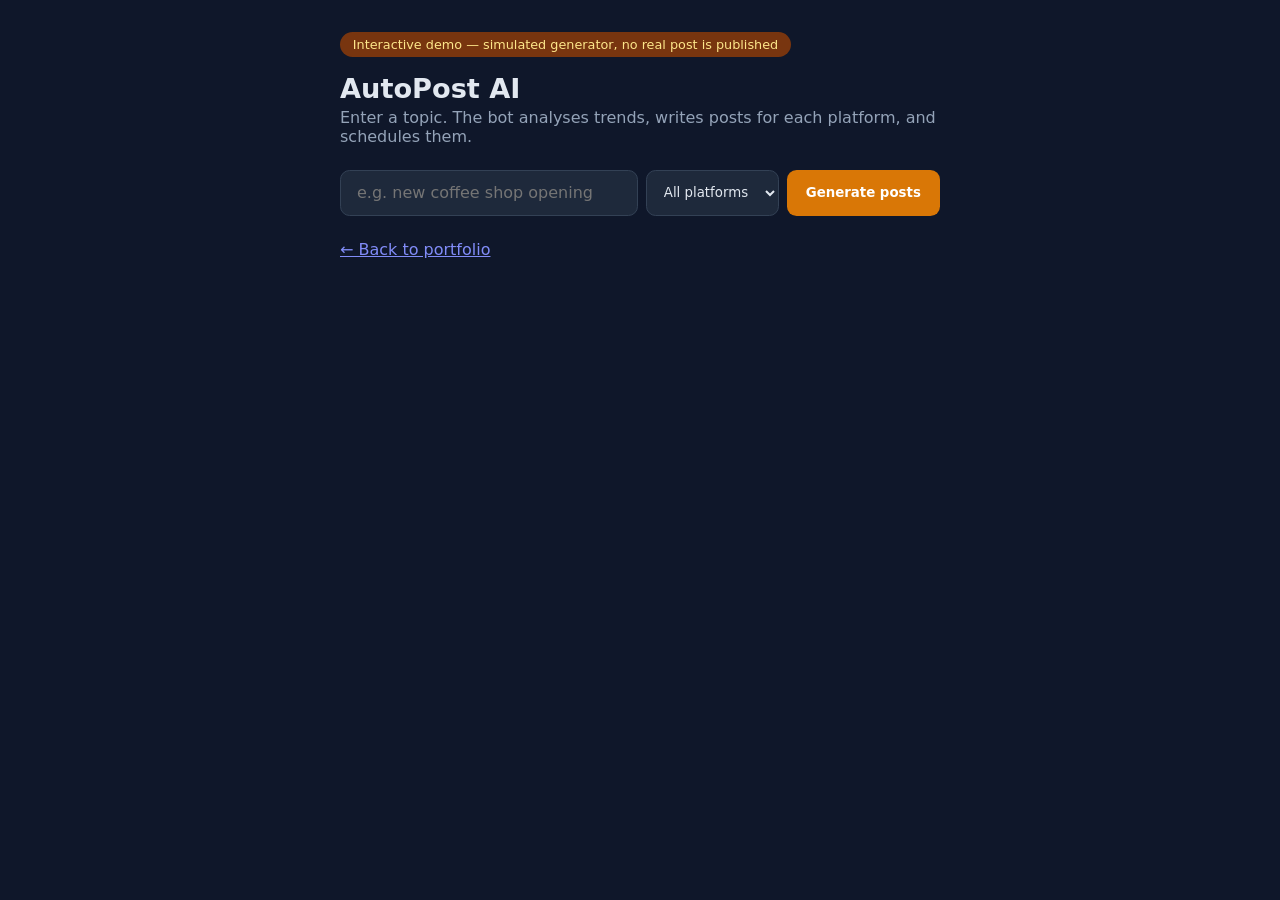
<file: projects/autopost-ai/index.html>
<!DOCTYPE html>
<html lang="en">
<head>
<meta charset="UTF-8">
<meta name="viewport" content="width=device-width, initial-scale=1.0">
<title>AutoPost AI — Live Demo</title>
<style>
  *{box-sizing:border-box;margin:0;padding:0;font-family:system-ui,sans-serif}
  body{background:#0f172a;color:#e2e8f0;min-height:100vh;display:flex;justify-content:center;padding:2rem 1rem}
  .app{width:100%;max-width:600px}
  .badge{display:inline-block;background:#78350f;color:#fde68a;padding:.3rem .8rem;border-radius:2rem;font-size:.8rem;margin-bottom:1rem}
  h1{font-size:1.7rem;margin-bottom:.25rem}
  p.sub{color:#94a3b8;margin-bottom:1.5rem}
  form{display:flex;gap:.5rem;margin-bottom:1rem;flex-wrap:wrap}
  input{flex:1;min-width:200px;padding:.8rem 1rem;border-radius:.6rem;border:1px solid #334155;background:#1e293b;color:#e2e8f0;font-size:1rem}
  select{padding:.8rem;border-radius:.6rem;border:1px solid #334155;background:#1e293b;color:#e2e8f0}
  button{padding:.8rem 1.2rem;border:0;border-radius:.6rem;background:#d97706;color:#fff;font-weight:600;cursor:pointer}
  .post{background:#1e293b;border-radius:.75rem;padding:1rem;margin-bottom:.75rem;line-height:1.6}
  .post b{color:#fbbf24}
  .post small{color:#94a3b8}
  #status{color:#94a3b8;line-height:1.7;margin-top:.5rem}
  a.back{color:#818cf8;display:block;margin-top:1.5rem}
</style>
</head>
<body>
<div class="app">
  <span class="badge">Interactive demo — simulated generator, no real post is published</span>
  <h1>AutoPost AI</h1>
  <p class="sub">Enter a topic. The bot analyses trends, writes posts for each platform, and schedules them.</p>
  <form id="form">
    <input id="topic" placeholder="e.g. new coffee shop opening" required>
    <select id="platform"><option>All platforms</option><option>Instagram</option><option>LinkedIn</option><option>X / Twitter</option></select>
    <button type="submit">Generate posts</button>
  </form>
  <div id="out"></div>
  <div id="status"></div>
  <a class="back" href="https://assadqureshi0925.github.io/">← Back to portfolio</a>
</div>
<script>
  document.getElementById("form").addEventListener("submit",e=>{
    e.preventDefault();
    const t=document.getElementById("topic").value.trim();
    const p=document.getElementById("platform").value;
    const posts=[
      {n:"Instagram", x:"☕ "+t+" — fresh, warm and waiting for you. Come taste the difference today! #NewOpening #CoffeeLovers"},
      {n:"LinkedIn", x:"We are excited to share: "+t+". Built on quality, consistency and a team that cares. Follow us for the full story."},
      {n:"X / Twitter", x:"Big news: "+t+" ☕🎉 First 50 visitors get a free coffee. See you there!"}
    ];
    const show=p==="All platforms"?posts:posts.filter(x=>x.n===p);
    document.getElementById("out").innerHTML=show.map(x=>"<div class='post'><b>"+x.n+"</b><br>"+x.x+"<br><small>Trending tags added automatically</small></div>").join("");
    document.getElementById("status").innerHTML="✅ <b>3 post variants generated</b> from current trends.<br>✅ <b>Scheduled</b> — tomorrow 6:00 PM, best time for your audience.<br>👀 Waiting for your review before anything is published.";
  });
</script>
</body>
</html>
</file>
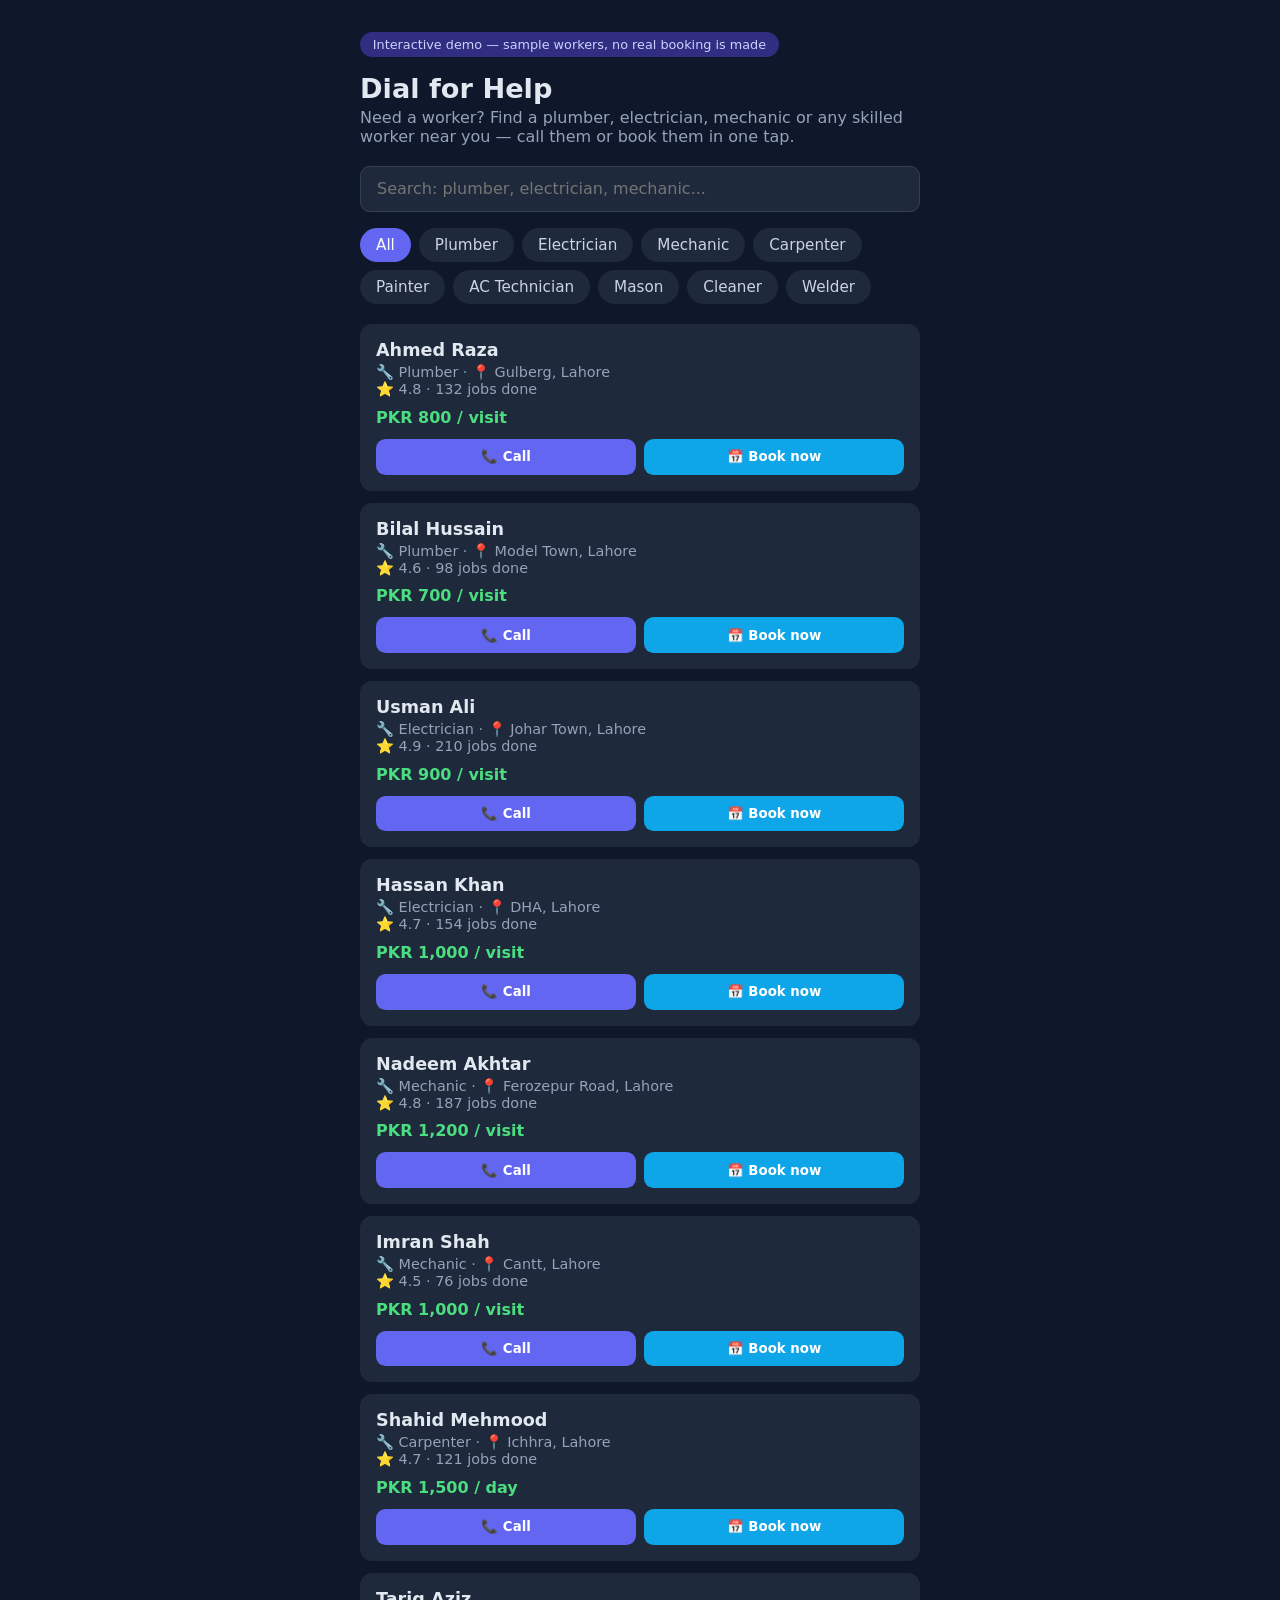
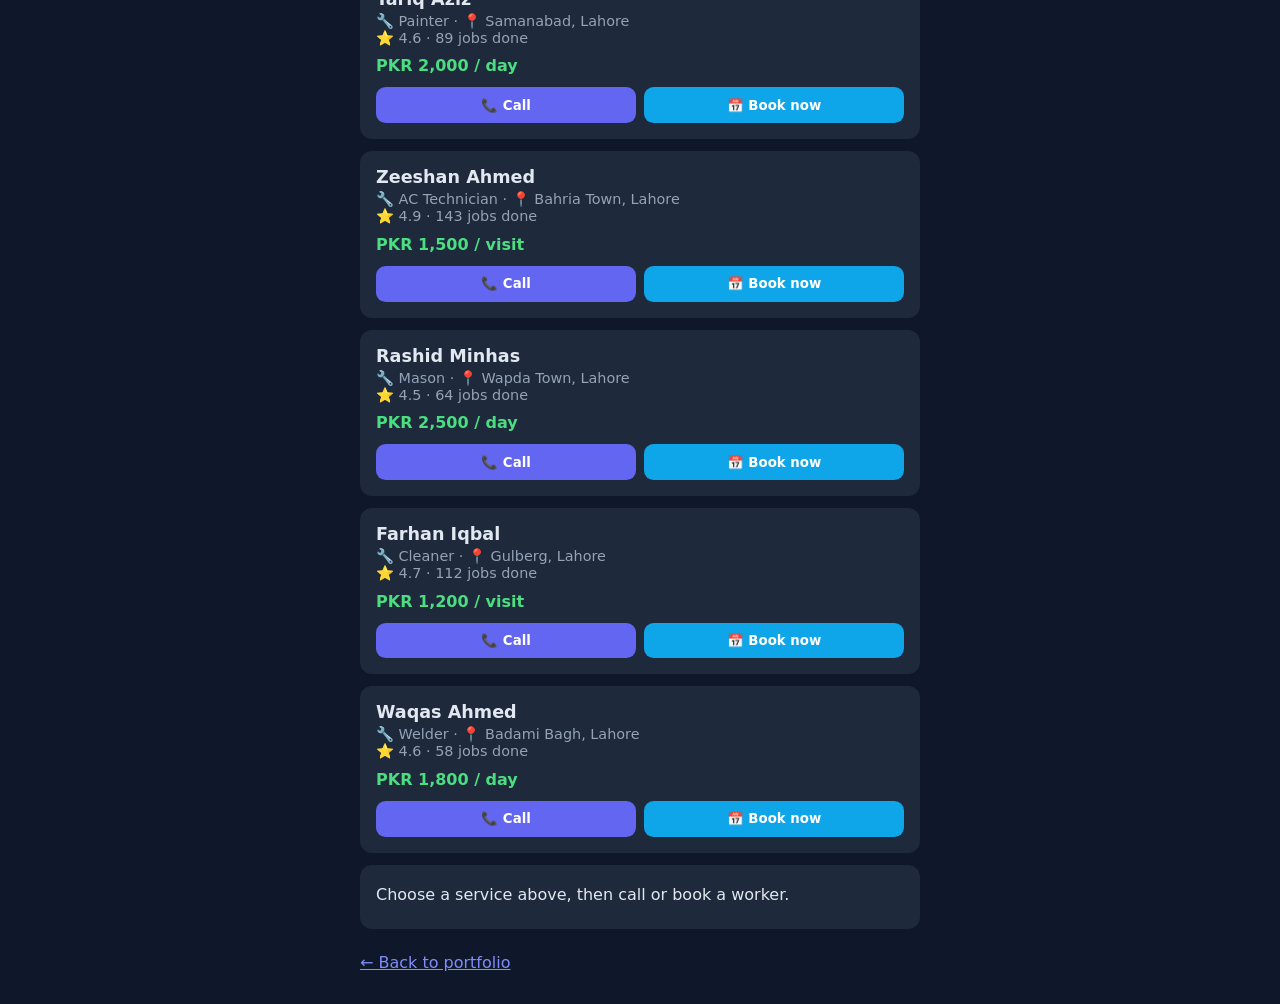
<file: projects/dial-for-help/index.html>
<!DOCTYPE html>
<html lang="en">
<head>
<meta charset="UTF-8">
<meta name="viewport" content="width=device-width, initial-scale=1.0">
<title>Dial for Help — Live Demo</title>
<style>
  *{box-sizing:border-box;margin:0;padding:0;font-family:system-ui,sans-serif}
  body{background:#0f172a;color:#e2e8f0;min-height:100vh;display:flex;justify-content:center;padding:2rem 1rem}
  .app{width:100%;max-width:560px}
  .badge{display:inline-block;background:#312e81;color:#c7d2fe;padding:.3rem .8rem;border-radius:2rem;font-size:.8rem;margin-bottom:1rem}
  h1{font-size:1.7rem;margin-bottom:.25rem}
  p.sub{color:#94a3b8;margin-bottom:1.25rem}
  .search{width:100%;padding:.8rem 1rem;border-radius:.6rem;border:1px solid #334155;background:#1e293b;color:#e2e8f0;font-size:1rem;margin-bottom:1rem}
  .cats{display:flex;flex-wrap:wrap;gap:.5rem;margin-bottom:1.25rem}
  .cats button{background:#1e293b;color:#cbd5e1;border:0;border-radius:2rem;padding:.5rem 1rem;cursor:pointer;font-size:.95rem}
  .cats button.active{background:#6366f1;color:#fff}
  .card{background:#1e293b;border-radius:.75rem;padding:1rem;margin-bottom:.75rem}
  .card h3{font-size:1.1rem;margin-bottom:.25rem}
  .card .meta{color:#94a3b8;font-size:.9rem;margin-bottom:.6rem}
  .card .price{color:#4ade80;font-weight:700;margin-bottom:.75rem}
  .card .row{display:flex;gap:.5rem}
  .card button{flex:1;padding:.65rem;border:0;border-radius:.6rem;font-weight:600;cursor:pointer}
  .call{background:#6366f1;color:#fff}
  .book{background:#0ea5e9;color:#fff}
  #status{background:#1e293b;border-radius:.75rem;padding:1rem;line-height:1.7;min-height:4rem;margin-top:.5rem}
  #status b{color:#4ade80}
  a.back{color:#818cf8;display:block;margin-top:1.5rem}
</style>
</head>
<body>
<div class="app">
  <span class="badge">Interactive demo — sample workers, no real booking is made</span>
  <h1>Dial for Help</h1>
  <p class="sub">Need a worker? Find a plumber, electrician, mechanic or any skilled worker near you — call them or book them in one tap.</p>
  <input class="search" id="search" placeholder="Search: plumber, electrician, mechanic..." oninput="render()">
  <div class="cats" id="cats"></div>
  <div id="list"></div>
  <div id="status">Choose a service above, then call or book a worker.</div>
  <a class="back" href="https://assadqureshi0925.github.io/">← Back to portfolio</a>
</div>
<script>
  const workers=[
    {name:"Ahmed Raza", skill:"Plumber", area:"Gulberg, Lahore", rating:4.8, jobs:132, price:"PKR 800 / visit", phone:"0300 111 2233"},
    {name:"Bilal Hussain", skill:"Plumber", area:"Model Town, Lahore", rating:4.6, jobs:98, price:"PKR 700 / visit", phone:"0301 222 3344"},
    {name:"Usman Ali", skill:"Electrician", area:"Johar Town, Lahore", rating:4.9, jobs:210, price:"PKR 900 / visit", phone:"0302 333 4455"},
    {name:"Hassan Khan", skill:"Electrician", area:"DHA, Lahore", rating:4.7, jobs:154, price:"PKR 1,000 / visit", phone:"0303 444 5566"},
    {name:"Nadeem Akhtar", skill:"Mechanic", area:"Ferozepur Road, Lahore", rating:4.8, jobs:187, price:"PKR 1,200 / visit", phone:"0304 555 6677"},
    {name:"Imran Shah", skill:"Mechanic", area:"Cantt, Lahore", rating:4.5, jobs:76, price:"PKR 1,000 / visit", phone:"0305 666 7788"},
    {name:"Shahid Mehmood", skill:"Carpenter", area:"Ichhra, Lahore", rating:4.7, jobs:121, price:"PKR 1,500 / day", phone:"0306 777 8899"},
    {name:"Tariq Aziz", skill:"Painter", area:"Samanabad, Lahore", rating:4.6, jobs:89, price:"PKR 2,000 / day", phone:"0307 888 9900"},
    {name:"Zeeshan Ahmed", skill:"AC Technician", area:"Bahria Town, Lahore", rating:4.9, jobs:143, price:"PKR 1,500 / visit", phone:"0308 999 0011"},
    {name:"Rashid Minhas", skill:"Mason", area:"Wapda Town, Lahore", rating:4.5, jobs:64, price:"PKR 2,500 / day", phone:"0309 000 1122"},
    {name:"Farhan Iqbal", skill:"Cleaner", area:"Gulberg, Lahore", rating:4.7, jobs:112, price:"PKR 1,200 / visit", phone:"0310 111 2233"},
    {name:"Waqas Ahmed", skill:"Welder", area:"Badami Bagh, Lahore", rating:4.6, jobs:58, price:"PKR 1,800 / day", phone:"0311 222 3344"},
  ];
  const cats=["All","Plumber","Electrician","Mechanic","Carpenter","Painter","AC Technician","Mason","Cleaner","Welder"];
  let active="All";
  const catsEl=document.getElementById("cats");
  cats.forEach(c=>{
    const b=document.createElement("button"); b.textContent=c;
    if(c==="All") b.className="active";
    b.onclick=()=>{active=c; document.querySelectorAll(".cats button").forEach(x=>x.classList.remove("active")); b.classList.add("active"); render();};
    catsEl.appendChild(b);
  });
  function render(){
    const q=document.getElementById("search").value.toLowerCase();
    const list=document.getElementById("list"); list.innerHTML="";
    const shown=workers.filter(w=>(active==="All"||w.skill===active)&&(w.name+" "+w.skill+" "+w.area).toLowerCase().includes(q));
    if(!shown.length){list.innerHTML="<p style='color:#94a3b8'>No worker found for that search. Try another service.</p>"; return;}
    shown.forEach(w=>{
      const d=document.createElement("div"); d.className="card";
      d.innerHTML="<h3>"+w.name+"</h3><div class='meta'>🔧 "+w.skill+" · 📍 "+w.area+"<br>⭐ "+w.rating+" · "+w.jobs+" jobs done</div><div class='price'>"+w.price+"</div>"+
        "<div class='row'><button class='call'>📞 Call</button><button class='book'>📅 Book now</button></div>";
      d.querySelector(".call").onclick=()=>{document.getElementById("status").innerHTML="📞 <b>Calling "+w.name+" ("+w.skill+")…</b><br>Phone: "+w.phone+"<br>He is about 2 km away and usually answers in under a minute.";};
      d.querySelector(".book").onclick=()=>{document.getElementById("status").innerHTML="✅ <b>Booked!</b> "+w.name+" ("+w.skill+") will come to your location.<br>Price: "+w.price+" · You will get a confirmation call shortly.";};
      list.appendChild(d);
    });
  }
  render();
</script>
</body>
</html>
</file>
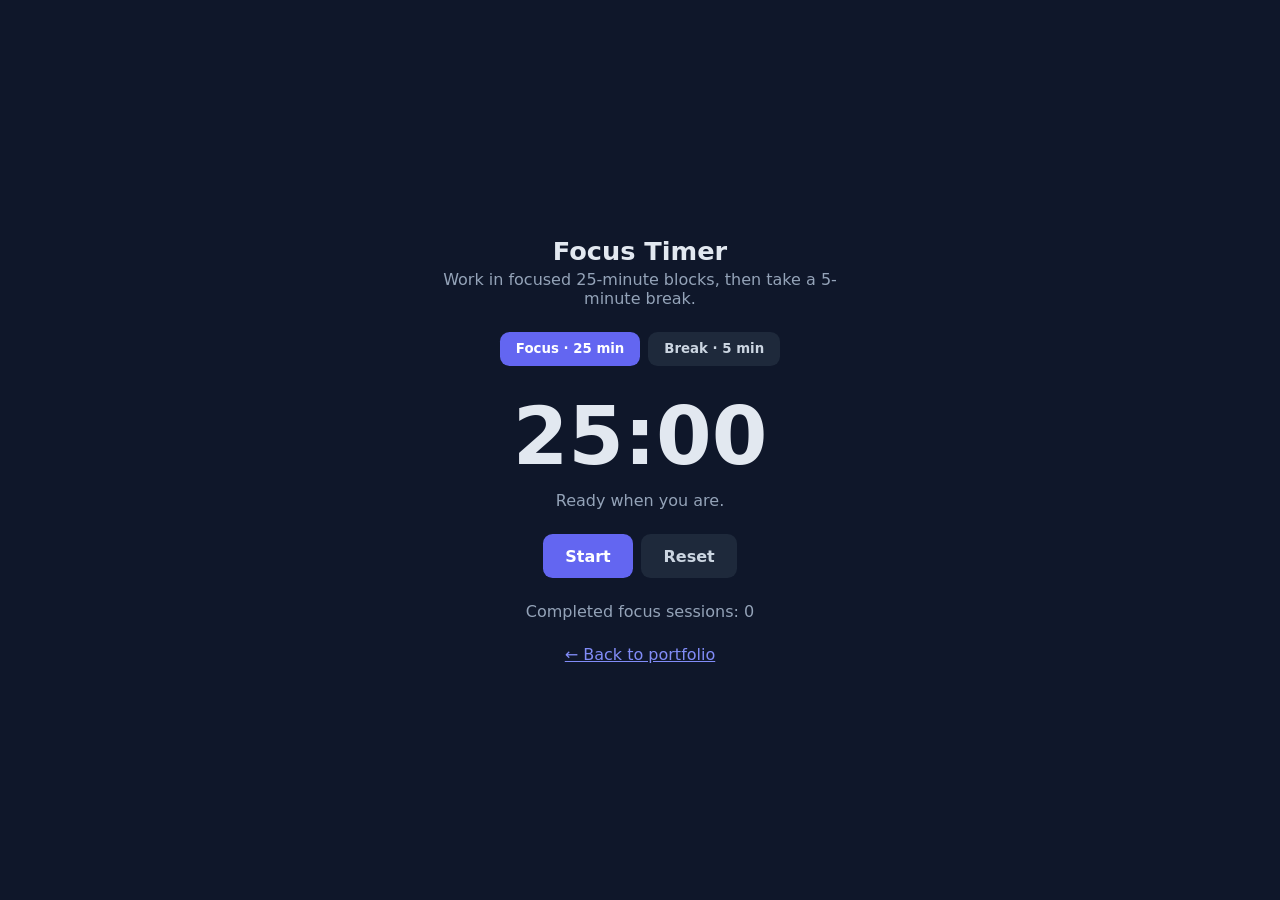
<file: projects/pomodoro-timer/index.html>
<!DOCTYPE html>
<html lang="en">
<head>
<meta charset="UTF-8">
<meta name="viewport" content="width=device-width, initial-scale=1.0">
<title>Focus Timer — Assadullah</title>
<style>
  *{box-sizing:border-box;margin:0;padding:0;font-family:system-ui,-apple-system,Segoe UI,Roboto,sans-serif}
  body{background:#0f172a;color:#e2e8f0;min-height:100vh;display:flex;justify-content:center;align-items:center;padding:1rem}
  .app{width:100%;max-width:420px;text-align:center}
  h1{font-size:1.6rem;margin-bottom:.25rem}
  p.sub{color:#94a3b8;margin-bottom:1.5rem}
  .modes{display:flex;gap:.5rem;justify-content:center;margin-bottom:1.5rem}
  .modes button{background:#1e293b;color:#cbd5e1;padding:.6rem 1rem;border:0;border-radius:.6rem;cursor:pointer;font-weight:600}
  .modes button.active{background:#6366f1;color:#fff}
  .time{font-size:5rem;font-weight:800;font-variant-numeric:tabular-nums;margin-bottom:.5rem}
  .status{color:#94a3b8;margin-bottom:1.5rem}
  .controls{display:flex;gap:.5rem;justify-content:center}
  .controls button{padding:.8rem 1.4rem;border:0;border-radius:.6rem;background:#6366f1;color:#fff;font-weight:600;cursor:pointer;font-size:1rem}
  .controls button.secondary{background:#1e293b;color:#cbd5e1}
  .rounds{margin-top:1.5rem;color:#94a3b8}
  a.back{color:#818cf8;display:block;margin-top:1.5rem}
</style>
</head>
<body>
<div class="app">
  <h1>Focus Timer</h1>
  <p class="sub">Work in focused 25-minute blocks, then take a 5-minute break.</p>
  <div class="modes">
    <button id="m-focus" class="active">Focus · 25 min</button>
    <button id="m-break">Break · 5 min</button>
  </div>
  <div class="time" id="time">25:00</div>
  <div class="status" id="status">Ready when you are.</div>
  <div class="controls">
    <button id="start">Start</button>
    <button id="reset" class="secondary">Reset</button>
  </div>
  <p class="rounds" id="rounds">Completed focus sessions: 0</p>
  <a class="back" href="https://assadqureshi0925.github.io/">← Back to portfolio</a>
</div>
<script>
  const DUR={focus:25*60,break:5*60};
  let mode="focus", seconds=DUR.focus, timer=null, sessions=0;
  const timeEl=document.getElementById("time"), statusEl=document.getElementById("status"),
        startBtn=document.getElementById("start"), roundsEl=document.getElementById("rounds");
  function fmt(s){return String(Math.floor(s/60)).padStart(2,"0")+":"+String(s%60).padStart(2,"0");}
  function draw(){timeEl.textContent=fmt(seconds); document.title=fmt(seconds)+" — Focus Timer";}
  function setMode(m){
    clearInterval(timer); timer=null; startBtn.textContent="Start";
    mode=m; seconds=DUR[m];
    document.getElementById("m-focus").classList.toggle("active",m==="focus");
    document.getElementById("m-break").classList.toggle("active",m==="break");
    statusEl.textContent=m==="focus"?"Ready to focus.":"Time to rest your eyes.";
    draw();
  }
  document.getElementById("m-focus").onclick=()=>setMode("focus");
  document.getElementById("m-break").onclick=()=>setMode("break");
  startBtn.onclick=()=>{
    if(timer){clearInterval(timer); timer=null; startBtn.textContent="Start"; statusEl.textContent="Paused."; return;}
    startBtn.textContent="Pause";
    statusEl.textContent=mode==="focus"?"Focusing — no distractions.":"On a break. Relax.";
    timer=setInterval(()=>{
      seconds--;
      if(seconds<=0){
        clearInterval(timer); timer=null; startBtn.textContent="Start";
        if(mode==="focus"){sessions++; roundsEl.textContent="Completed focus sessions: "+sessions; statusEl.textContent="Focus done! Take a 5-minute break."; setMode("break");}
        else{statusEl.textContent="Break over. Ready for another focus session?"; setMode("focus");}
      }
      draw();
    },1000);
  };
  document.getElementById("reset").onclick=()=>setMode(mode);
  draw();
</script>
</body>
</html>
</file>
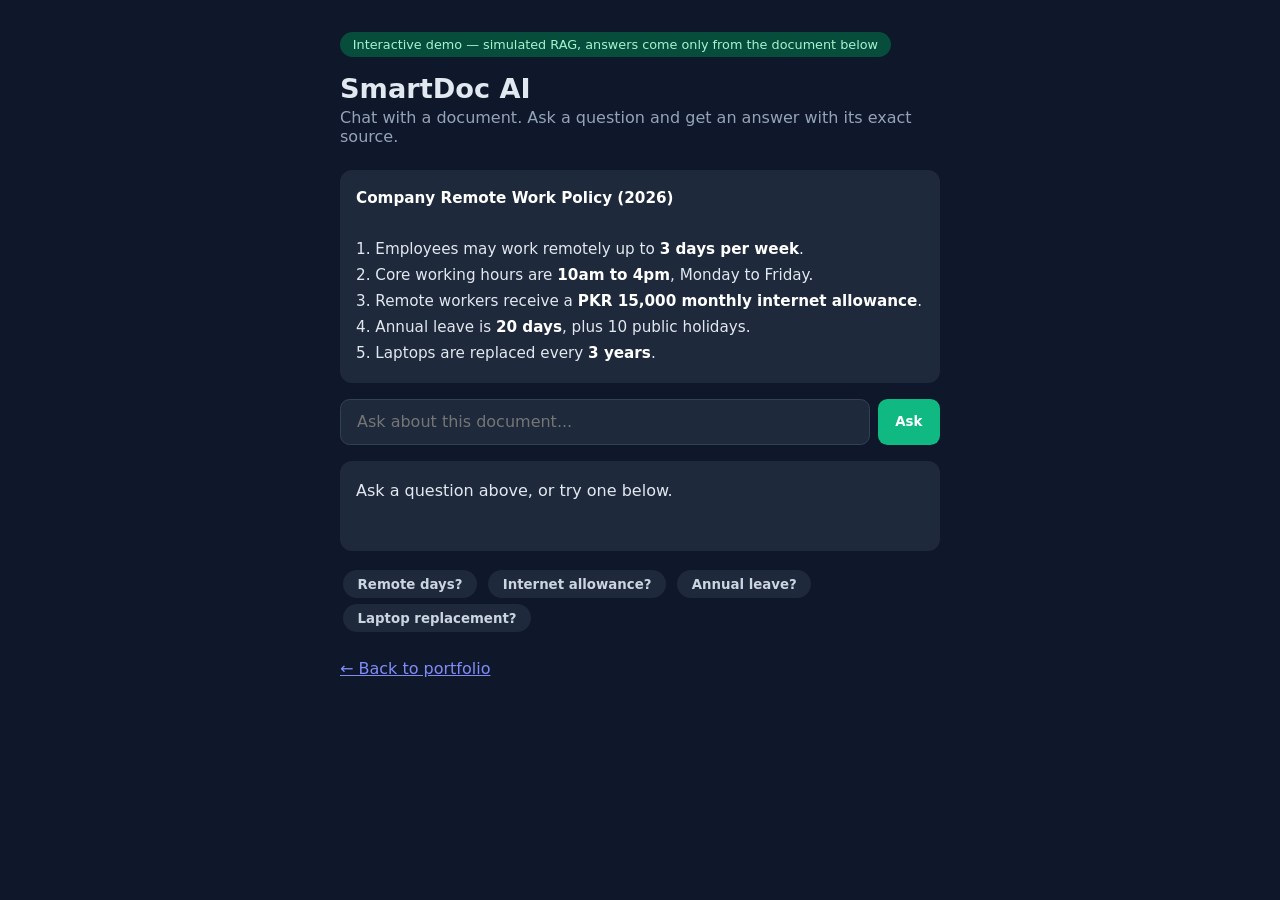
<file: projects/smartdoc-ai/index.html>
<!DOCTYPE html>
<html lang="en">
<head>
<meta charset="UTF-8">
<meta name="viewport" content="width=device-width, initial-scale=1.0">
<title>SmartDoc AI — Live Demo</title>
<style>
  *{box-sizing:border-box;margin:0;padding:0;font-family:system-ui,sans-serif}
  body{background:#0f172a;color:#e2e8f0;min-height:100vh;display:flex;justify-content:center;padding:2rem 1rem}
  .app{width:100%;max-width:600px}
  .badge{display:inline-block;background:#064e3b;color:#a7f3d0;padding:.3rem .8rem;border-radius:2rem;font-size:.8rem;margin-bottom:1rem}
  h1{font-size:1.7rem;margin-bottom:.25rem}
  p.sub{color:#94a3b8;margin-bottom:1.5rem}
  .doc{background:#1e293b;border-radius:.75rem;padding:1rem;line-height:1.7;margin-bottom:1rem;font-size:.95rem}
  .doc b{color:#fff}
  form{display:flex;gap:.5rem;margin-bottom:1rem}
  input{flex:1;padding:.8rem 1rem;border-radius:.6rem;border:1px solid #334155;background:#1e293b;color:#e2e8f0;font-size:1rem}
  button{padding:.8rem 1.1rem;border:0;border-radius:.6rem;background:#10b981;color:#fff;font-weight:600;cursor:pointer}
  #answer{background:#1e293b;border-radius:.75rem;padding:1rem;line-height:1.7;min-height:90px}
  #answer small{color:#94a3b8}
  .qs{margin-top:1rem}
  .qs button{background:#1e293b;color:#cbd5e1;border:0;border-radius:2rem;padding:.4rem .9rem;margin:.2rem;cursor:pointer}
  a.back{color:#818cf8;display:block;margin-top:1.5rem}
</style>
</head>
<body>
<div class="app">
  <span class="badge">Interactive demo — simulated RAG, answers come only from the document below</span>
  <h1>SmartDoc AI</h1>
  <p class="sub">Chat with a document. Ask a question and get an answer with its exact source.</p>
  <div class="doc"><b>Company Remote Work Policy (2026)</b><br><br>
  1. Employees may work remotely up to <b>3 days per week</b>.<br>
  2. Core working hours are <b>10am to 4pm</b>, Monday to Friday.<br>
  3. Remote workers receive a <b>PKR 15,000 monthly internet allowance</b>.<br>
  4. Annual leave is <b>20 days</b>, plus 10 public holidays.<br>
  5. Laptops are replaced every <b>3 years</b>.</div>
  <form id="form"><input id="q" placeholder="Ask about this document..." required><button type="submit">Ask</button></form>
  <div id="answer">Ask a question above, or try one below.</div>
  <div class="qs">
    <button onclick="ask('How many days can I work remotely?')">Remote days?</button>
    <button onclick="ask('What is the internet allowance?')">Internet allowance?</button>
    <button onclick="ask('How many days of annual leave?')">Annual leave?</button>
    <button onclick="ask('When are laptops replaced?')">Laptop replacement?</button>
  </div>
  <a class="back" href="https://assadqureshi0925.github.io/">← Back to portfolio</a>
</div>
<script>
  const answers=[
    {k:["remote","days","week"], a:"You may work remotely up to <b>3 days per week</b>.", s:"Source: Policy point 1"},
    {k:["hours","core","working"], a:"Core working hours are <b>10am to 4pm</b>, Monday to Friday.", s:"Source: Policy point 2"},
    {k:["internet","allowance"], a:"Remote workers receive a <b>PKR 15,000 monthly internet allowance</b>.", s:"Source: Policy point 3"},
    {k:["leave","annual","holiday"], a:"Annual leave is <b>20 days</b>, plus 10 public holidays.", s:"Source: Policy point 4"},
    {k:["laptop","replace"], a:"Laptops are replaced every <b>3 years</b>.", s:"Source: Policy point 5"},
  ];
  function ask(q){
    document.getElementById("q").value=q;
    const l=q.toLowerCase();
    const hit=answers.find(x=>x.k.some(w=>l.includes(w)));
    document.getElementById("answer").innerHTML=hit?hit.a+"<br><small>"+hit.s+"</small>"
      : "I could not find that in this document. Try asking about remote days, working hours, the internet allowance, annual leave, or laptop replacement.<br><small>Source: none found</small>";
  }
  document.getElementById("form").addEventListener("submit",e=>{e.preventDefault(); ask(document.getElementById("q").value.trim());});
</script>
</body>
</html>
</file>
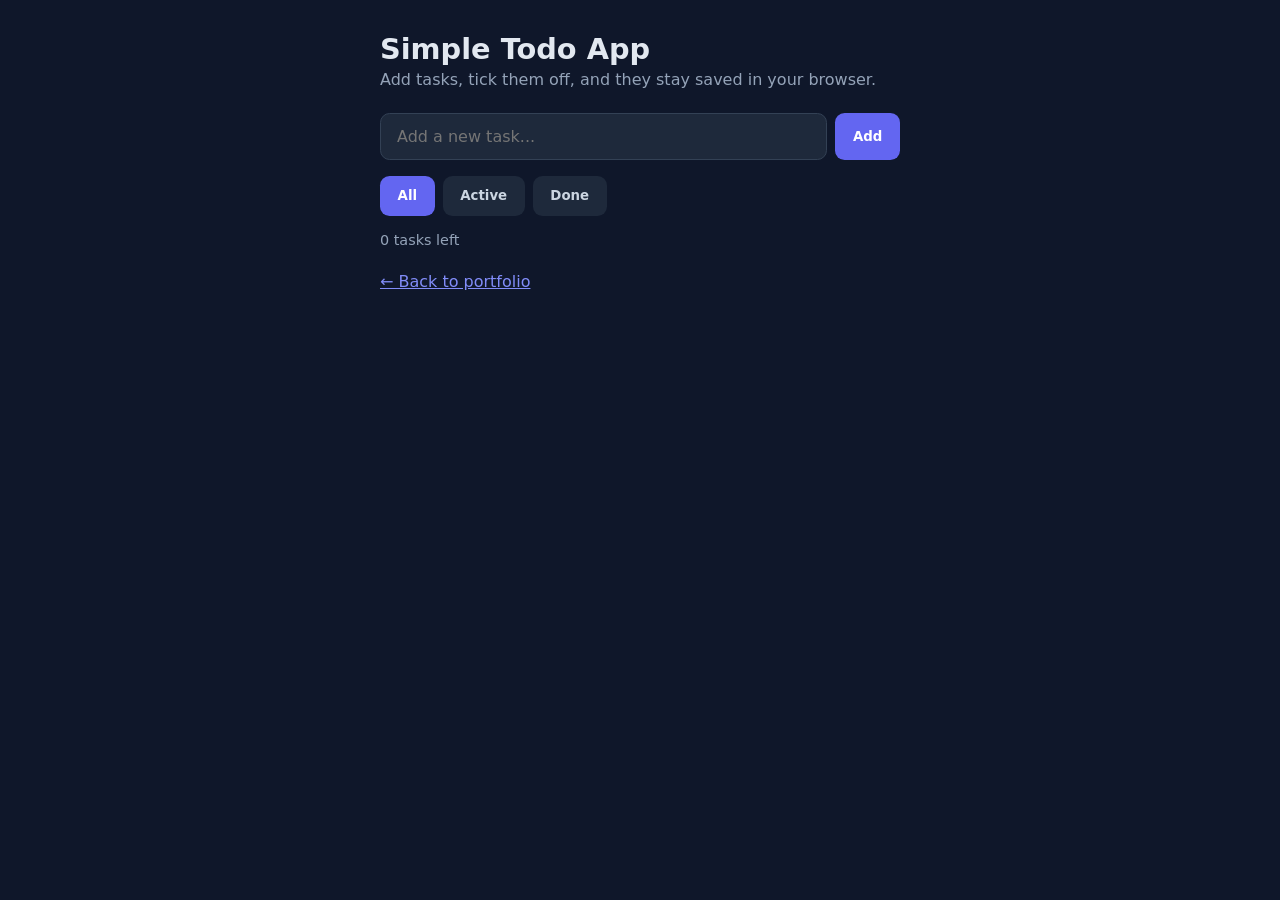
<file: projects/todo-app/index.html>
<!DOCTYPE html>
<html lang="en">
<head>
<meta charset="UTF-8">
<meta name="viewport" content="width=device-width, initial-scale=1.0">
<title>Simple Todo App — Assadullah</title>
<style>
  *{box-sizing:border-box;margin:0;padding:0;font-family:system-ui,-apple-system,Segoe UI,Roboto,sans-serif}
  body{background:#0f172a;color:#e2e8f0;min-height:100vh;display:flex;justify-content:center;padding:2rem 1rem}
  .app{width:100%;max-width:520px}
  h1{font-size:1.8rem;margin-bottom:.25rem}
  p.sub{color:#94a3b8;margin-bottom:1.5rem}
  form{display:flex;gap:.5rem;margin-bottom:1rem}
  input[type=text]{flex:1;padding:.8rem 1rem;border-radius:.6rem;border:1px solid #334155;background:#1e293b;color:#e2e8f0;font-size:1rem}
  button{padding:.8rem 1.1rem;border:0;border-radius:.6rem;background:#6366f1;color:#fff;font-weight:600;cursor:pointer}
  button:hover{background:#4f46e5}
  .filters{display:flex;gap:.5rem;margin-bottom:1rem}
  .filters button{background:#1e293b;color:#cbd5e1}
  .filters button.active{background:#6366f1;color:#fff}
  ul{list-style:none}
  li{display:flex;align-items:center;gap:.75rem;background:#1e293b;padding:.8rem 1rem;border-radius:.6rem;margin-bottom:.5rem}
  li.done span{text-decoration:line-through;color:#64748b}
  li span{flex:1}
  li button{background:transparent;color:#f87171;padding:.3rem .6rem}
  li input[type=checkbox]{width:1.1rem;height:1.1rem;accent-color:#6366f1}
  .count{color:#94a3b8;margin-top:1rem;font-size:.9rem}
  a.back{color:#818cf8;display:inline-block;margin-top:1.5rem}
</style>
</head>
<body>
<div class="app">
  <h1>Simple Todo App</h1>
  <p class="sub">Add tasks, tick them off, and they stay saved in your browser.</p>
  <form id="form"><input id="input" type="text" placeholder="Add a new task..." required><button type="submit">Add</button></form>
  <div class="filters">
    <button data-filter="all" class="active">All</button>
    <button data-filter="active">Active</button>
    <button data-filter="done">Done</button>
  </div>
  <ul id="list"></ul>
  <p class="count" id="count"></p>
  <a class="back" href="https://assadqureshi0925.github.io/">← Back to portfolio</a>
</div>
<script>
  const KEY="assadullah-todos";
  let todos=JSON.parse(localStorage.getItem(KEY)||"[]");
  let filter="all";
  const list=document.getElementById("list"), count=document.getElementById("count");
  function save(){localStorage.setItem(KEY,JSON.stringify(todos));}
  function render(){
    const shown=todos.filter(t=>filter==="all"?true:filter==="done"?t.done:!t.done);
    list.innerHTML="";
    shown.forEach(t=>{
      const li=document.createElement("li");
      if(t.done) li.className="done";
      const cb=document.createElement("input"); cb.type="checkbox"; cb.checked=t.done;
      cb.onchange=()=>{t.done=cb.checked; save(); render();};
      const span=document.createElement("span"); span.textContent=t.text;
      const del=document.createElement("button"); del.textContent="Delete";
      del.onclick=()=>{todos=todos.filter(x=>x!==t); save(); render();};
      li.append(cb,span,del); list.appendChild(li);
    });
    const left=todos.filter(t=>!t.done).length;
    count.textContent=left+" task"+(left===1?"":"s")+" left";
  }
  document.getElementById("form").addEventListener("submit",e=>{
    e.preventDefault();
    const input=document.getElementById("input");
    todos.push({text:input.value.trim(),done:false}); input.value=""; save(); render();
  });
  document.querySelectorAll(".filters button").forEach(b=>b.onclick=()=>{
    document.querySelectorAll(".filters button").forEach(x=>x.classList.remove("active"));
    b.classList.add("active"); filter=b.dataset.filter; render();
  });
  render();
</script>
</body>
</html>
</file>
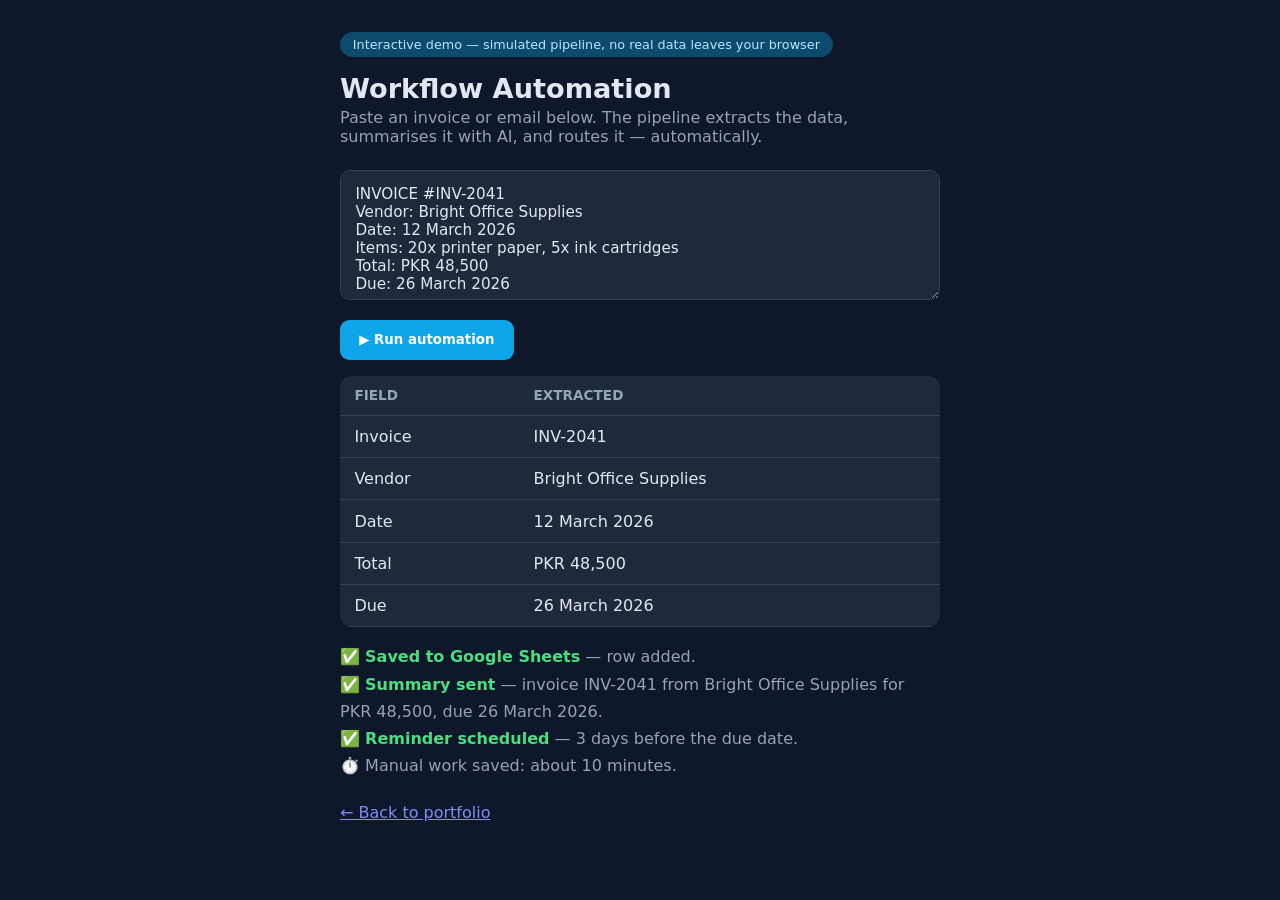
<file: projects/workflow-automation/index.html>
<!DOCTYPE html>
<html lang="en">
<head>
<meta charset="UTF-8">
<meta name="viewport" content="width=device-width, initial-scale=1.0">
<title>Workflow Automation — Live Demo</title>
<style>
  *{box-sizing:border-box;margin:0;padding:0;font-family:system-ui,sans-serif}
  body{background:#0f172a;color:#e2e8f0;min-height:100vh;display:flex;justify-content:center;padding:2rem 1rem}
  .app{width:100%;max-width:600px}
  .badge{display:inline-block;background:#0c4a6e;color:#bae6fd;padding:.3rem .8rem;border-radius:2rem;font-size:.8rem;margin-bottom:1rem}
  h1{font-size:1.7rem;margin-bottom:.25rem}
  p.sub{color:#94a3b8;margin-bottom:1.5rem}
  textarea{width:100%;min-height:130px;padding:.9rem;border-radius:.6rem;border:1px solid #334155;background:#1e293b;color:#e2e8f0;font-size:.95rem;margin-bottom:1rem}
  button{padding:.8rem 1.2rem;border:0;border-radius:.6rem;background:#0ea5e9;color:#fff;font-weight:600;cursor:pointer;margin-bottom:1rem}
  table{width:100%;border-collapse:collapse;background:#1e293b;border-radius:.75rem;overflow:hidden}
  td,th{padding:.7rem .9rem;text-align:left;border-bottom:1px solid #334155}
  th{color:#94a3b8;font-size:.85rem;text-transform:uppercase}
  #status{margin-top:1rem;line-height:1.7;color:#94a3b8}
  #status b{color:#4ade80}
  a.back{color:#818cf8;display:block;margin-top:1.5rem}
</style>
</head>
<body>
<div class="app">
  <span class="badge">Interactive demo — simulated pipeline, no real data leaves your browser</span>
  <h1>Workflow Automation</h1>
  <p class="sub">Paste an invoice or email below. The pipeline extracts the data, summarises it with AI, and routes it — automatically.</p>
  <textarea id="text">INVOICE #INV-2041
Vendor: Bright Office Supplies
Date: 12 March 2026
Items: 20x printer paper, 5x ink cartridges
Total: PKR 48,500
Due: 26 March 2026</textarea>
  <button onclick="process()">▶ Run automation</button>
  <div id="out"></div>
  <div id="status"></div>
  <a class="back" href="https://assadqureshi0925.github.io/">← Back to portfolio</a>
</div>
<script>
  function process(){
    const t=document.getElementById("text").value;
    const pick=re=>{const m=t.match(re); return m?m[1].trim():"—";};
    const inv=pick(/INVOICE\s*#?\s*([A-Za-z0-9-]+)/i), vendor=pick(/Vendor:\s*(.+)/i),
          date=pick(/Date:\s*(.+)/i), total=pick(/Total:\s*(.+)/i), due=pick(/Due:\s*(.+)/i);
    document.getElementById("out").innerHTML="<table><tr><th>Field</th><th>Extracted</th></tr>"+
      "<tr><td>Invoice</td><td>"+inv+"</td></tr><tr><td>Vendor</td><td>"+vendor+"</td></tr>"+
      "<tr><td>Date</td><td>"+date+"</td></tr><tr><td>Total</td><td>"+total+"</td></tr>"+
      "<tr><td>Due</td><td>"+due+"</td></tr></table>";
    document.getElementById("status").innerHTML="✅ <b>Saved to Google Sheets</b> — row added.<br>✅ <b>Summary sent</b> — invoice "+inv+" from "+vendor+" for "+total+", due "+due+".<br>✅ <b>Reminder scheduled</b> — 3 days before the due date.<br>⏱️ Manual work saved: about 10 minutes.";
  }
  process();
</script>
</body>
</html>
</file>
<file: css/styles.css>
/* ==========================================================================
   Next-Gen Ultra-Polished Design System
   Ambient Lighting, Glassmorphism 2.0, Glowing Gradients & Smooth Cards
   ========================================================================== */
:root {
  --font-sans: 'Plus Jakarta Sans', -apple-system, BlinkMacSystemFont, 'Segoe UI', Roboto, sans-serif;
  --font-mono: 'Fira Code', monospace;
  
  --transition-fast: 0.15s cubic-bezier(0.4, 0, 0.2, 1);
  --transition-normal: 0.3s cubic-bezier(0.16, 1, 0.3, 1);
  --transition-slow: 0.6s cubic-bezier(0.16, 1, 0.3, 1);

  --radius-sm: 10px;
  --radius-md: 16px;
  --radius-lg: 24px;
  --radius-xl: 32px;
  --radius-full: 9999px;
}

/* Cyber Obsidian Dark Theme (Default) */
[data-theme="dark"] {
  --bg-primary: #07090e;
  --bg-secondary: #0d121d;
  --bg-tertiary: #131a29;
  --bg-card: rgba(15, 22, 36, 0.65);
  --bg-card-hover: rgba(22, 32, 53, 0.85);
  --border-color: rgba(255, 255, 255, 0.08);
  --border-glow: rgba(99, 102, 241, 0.45);
  --border-focus: #6366f1;
  
  --text-primary: #f8fafc;
  --text-secondary: #94a3b8;
  --text-muted: #64748b;
  
  --accent-primary: #6366f1;
  --accent-secondary: #8b5cf6;
  --accent-cyan: #06b6d4;
  --accent-emerald: #10b981;
  --accent-amber: #f59e0b;
  --accent-gradient: linear-gradient(135deg, #6366f1 0%, #8b5cf6 40%, #06b6d4 100%);
  --accent-subtle: rgba(99, 102, 241, 0.12);
  
  --nav-bg: rgba(7, 9, 14, 0.8);
  
  --shadow-sm: 0 4px 16px rgba(0, 0, 0, 0.35);
  --shadow-md: 0 12px 36px rgba(0, 0, 0, 0.5);
  --shadow-lg: 0 24px 60px rgba(0, 0, 0, 0.7);
  --shadow-glow: 0 0 40px rgba(99, 102, 241, 0.3);
}

/* Crisp Clean Light Theme */
[data-theme="light"] {
  --bg-primary: #f8fafc;
  --bg-secondary: #ffffff;
  --bg-tertiary: #f1f5f9;
  --bg-card: rgba(255, 255, 255, 0.85);
  --bg-card-hover: rgba(255, 255, 255, 1);
  --border-color: rgba(15, 23, 42, 0.08);
  --border-glow: rgba(79, 70, 229, 0.3);
  --border-focus: #4f46e5;
  
  --text-primary: #0f172a;
  --text-secondary: #475569;
  --text-muted: #94a3b8;
  
  --accent-primary: #4f46e5;
  --accent-secondary: #7c3aed;
  --accent-cyan: #0891b2;
  --accent-emerald: #059669;
  --accent-amber: #d97706;
  --accent-gradient: linear-gradient(135deg, #4f46e5 0%, #7c3aed 40%, #0891b2 100%);
  --accent-subtle: rgba(79, 70, 229, 0.08);
  
  --nav-bg: rgba(248, 250, 252, 0.85);
  
  --shadow-sm: 0 4px 16px rgba(15, 23, 42, 0.05);
  --shadow-md: 0 12px 36px rgba(15, 23, 42, 0.08);
  --shadow-lg: 0 24px 60px rgba(15, 23, 42, 0.12);
  --shadow-glow: 0 0 35px rgba(79, 70, 229, 0.2);
}

/* ==========================================================================
   Global Reset & Ambient Background
   ========================================================================== */
*, *::before, *::after {
  margin: 0;
  padding: 0;
  box-sizing: border-box;
}

html {
  scroll-behavior: smooth;
  font-size: 16px;
  -webkit-font-smoothing: antialiased;
}

body {
  font-family: var(--font-sans);
  background-color: var(--bg-primary);
  color: var(--text-primary);
  line-height: 1.65;
  overflow-x: hidden;
  transition: background-color var(--transition-normal), color var(--transition-normal);
  position: relative;
}

/* Dynamic Ambient Glow Blobs */
.ambient-glow {
  position: fixed;
  border-radius: 50%;
  filter: blur(120px);
  pointer-events: none;
  z-index: 0;
  opacity: 0.6;
  animation: floatAmbient 12s ease-in-out infinite alternate;
}

.glow-1 {
  width: 600px;
  height: 600px;
  top: -100px;
  left: 20%;
  background: radial-gradient(circle, rgba(99, 102, 241, 0.25) 0%, transparent 70%);
}

.glow-2 {
  width: 500px;
  height: 500px;
  top: 45%;
  right: -100px;
  background: radial-gradient(circle, rgba(6, 182, 212, 0.2) 0%, transparent 70%);
  animation-delay: -4s;
}

.glow-3 {
  width: 550px;
  height: 550px;
  bottom: -100px;
  left: -100px;
  background: radial-gradient(circle, rgba(139, 92, 246, 0.2) 0%, transparent 70%);
  animation-delay: -8s;
}

@keyframes floatAmbient {
  0% { transform: translate(0, 0) scale(1); }
  100% { transform: translate(40px, 30px) scale(1.1); }
}

/* Scroll Progress Indicator */
.scroll-progress-bar {
  position: fixed;
  top: 0;
  left: 0;
  height: 3px;
  background: var(--accent-gradient);
  z-index: 2000;
  width: 0%;
  transition: width 0.1s ease;
}

a {
  color: inherit;
  text-decoration: none;
  transition: all var(--transition-fast);
}

.container {
  max-width: 1220px;
  margin: 0 auto;
  padding: 0 1.75rem;
  position: relative;
  z-index: 1;
}

.section {
  padding: 4.5rem 0;
  position: relative;
  z-index: 1;
}

/* Glassmorphism 2.0 Base Class */
.glass-card {
  background: var(--bg-card);
  border: 1px solid var(--border-color);
  backdrop-filter: blur(18px);
  -webkit-backdrop-filter: blur(18px);
  border-radius: var(--radius-xl);
  box-shadow: var(--shadow-sm);
  transition: all var(--transition-normal);
}

.glass-card:hover {
  background: var(--bg-card-hover);
  border-color: var(--border-glow);
  box-shadow: var(--shadow-md), var(--shadow-glow);
}

/* ==========================================================================
   Typography & Accents
   ========================================================================== */
.section-header {
  text-align: center;
  margin-bottom: 2.5rem;
  position: relative;
}

.section-subtitle {
  font-size: 0.85rem;
  text-transform: uppercase;
  letter-spacing: 3.5px;
  font-weight: 800;
  color: var(--accent-cyan);
  margin-bottom: 0.6rem;
  display: inline-flex;
  align-items: center;
  gap: 0.75rem;
}

.section-subtitle::before,
.section-subtitle::after {
  content: '';
  width: 24px;
  height: 2px;
  background: var(--accent-cyan);
  opacity: 0.7;
}

.section-title {
  font-size: 2.75rem;
  font-weight: 800;
  color: var(--text-primary);
  letter-spacing: -0.035em;
  line-height: 1.15;
}

.section-divider {
  width: 80px;
  height: 4px;
  background: var(--accent-gradient);
  margin: 1.25rem auto 0;
  border-radius: var(--radius-full);
}

.gradient-text {
  background: var(--accent-gradient);
  -webkit-background-clip: text;
  -webkit-text-fill-color: transparent;
  background-clip: text;
}

.text-accent {
  color: var(--accent-primary);
}

/* ==========================================================================
   Buttons
   ========================================================================== */
.btn {
  display: inline-flex;
  align-items: center;
  justify-content: center;
  gap: 0.65rem;
  padding: 0.9rem 2rem;
  border-radius: var(--radius-md);
  font-weight: 700;
  font-size: 0.95rem;
  cursor: pointer;
  transition: all var(--transition-normal);
  border: 1px solid transparent;
  position: relative;
  overflow: hidden;
  z-index: 1;
}

.btn::after {
  content: '';
  position: absolute;
  top: 0;
  left: -100%;
  width: 100%;
  height: 100%;
  background: linear-gradient(90deg, transparent, rgba(255, 255, 255, 0.25), transparent);
  transition: left 0.6s ease;
  z-index: -1;
}

.btn:hover::after {
  left: 100%;
}

.btn-sm {
  padding: 0.55rem 1.35rem;
  font-size: 0.875rem;
  border-radius: var(--radius-sm);
}

.btn-primary {
  background: var(--accent-gradient);
  color: #ffffff;
  box-shadow: 0 4px 20px rgba(99, 102, 241, 0.4);
}

.btn-primary:hover {
  transform: translateY(-3px);
  box-shadow: 0 8px 30px rgba(99, 102, 241, 0.6);
  color: #ffffff;
}

.btn-glow {
  box-shadow: 0 0 25px rgba(99, 102, 241, 0.5);
}

.btn-outline {
  background: var(--bg-card);
  border-color: var(--border-color);
  color: var(--text-primary);
  backdrop-filter: blur(12px);
}

.btn-outline:hover {
  border-color: var(--accent-primary);
  background: var(--accent-subtle);
  transform: translateY(-3px);
  box-shadow: var(--shadow-sm);
}

.btn-whatsapp {
  background: rgba(34, 197, 94, 0.12);
  border: 1px solid rgba(34, 197, 94, 0.35);
  color: #22c55e;
}

.btn-whatsapp:hover {
  background: #22c55e;
  color: #ffffff;
  transform: translateY(-3px);
  box-shadow: 0 6px 20px rgba(34, 197, 94, 0.4);
}

.btn-ghost {
  background: transparent;
  color: var(--text-secondary);
  border-color: var(--border-color);
}

.btn-ghost:hover {
  color: var(--accent-primary);
  border-color: var(--accent-primary);
  background: var(--accent-subtle);
}

.btn-block {
  width: 100%;
}

.icon-btn {
  background: var(--bg-card);
  border: 1px solid var(--border-color);
  color: var(--text-primary);
  width: 44px;
  height: 44px;
  border-radius: var(--radius-md);
  display: inline-flex;
  align-items: center;
  justify-content: center;
  cursor: pointer;
  transition: all var(--transition-fast);
}

.icon-btn:hover {
  border-color: var(--accent-primary);
  transform: scale(1.08);
  box-shadow: var(--shadow-glow);
}

/* ==========================================================================
   Navbar
   ========================================================================== */
.navbar {
  position: fixed;
  top: 0;
  left: 0;
  width: 100%;
  z-index: 1000;
  background: var(--nav-bg);
  backdrop-filter: blur(20px);
  -webkit-backdrop-filter: blur(20px);
  border-bottom: 1px solid var(--border-color);
  transition: all var(--transition-normal);
}

.nav-container {
  max-width: 1220px;
  margin: 0 auto;
  padding: 1.15rem 1.75rem;
  display: flex;
  align-items: center;
  justify-content: space-between;
}

.logo {
  font-size: 1.45rem;
  font-weight: 900;
  font-family: var(--font-mono);
  display: flex;
  align-items: center;
  gap: 2px;
  letter-spacing: -0.5px;
}

.logo-bracket {
  color: var(--accent-primary);
}

.logo-name {
  color: var(--text-primary);
}

.nav-links {
  display: flex;
  align-items: center;
  gap: 2.25rem;
}

.nav-link {
  font-size: 0.95rem;
  font-weight: 600;
  color: var(--text-secondary);
  display: flex;
  align-items: center;
  gap: 0.5rem;
  position: relative;
  padding: 0.35rem 0;
}

.nav-link i {
  font-size: 0.85rem;
  color: var(--accent-primary);
  opacity: 0.8;
}

.nav-link::after {
  content: '';
  position: absolute;
  bottom: 0;
  left: 0;
  width: 0;
  height: 2px;
  background: var(--accent-gradient);
  border-radius: var(--radius-full);
  transition: width var(--transition-normal);
}

.nav-link:hover, .nav-link.active {
  color: var(--text-primary);
}

.nav-link:hover::after, .nav-link.active::after {
  width: 100%;
}

.nav-actions {
  display: flex;
  align-items: center;
  gap: 1rem;
}

.mobile-toggle-btn {
  display: none;
  flex-direction: column;
  justify-content: space-between;
  width: 28px;
  height: 20px;
  background: transparent;
  border: none;
  cursor: pointer;
}

.mobile-toggle-btn span {
  width: 100%;
  height: 2px;
  background-color: var(--text-primary);
  border-radius: 2px;
  transition: all var(--transition-normal);
}

.mobile-toggle-btn.open span:nth-child(1) {
  transform: translateY(9px) rotate(45deg);
}
.mobile-toggle-btn.open span:nth-child(2) {
  opacity: 0;
}
.mobile-toggle-btn.open span:nth-child(3) {
  transform: translateY(-9px) rotate(-45deg);
}

/* ==========================================================================
   Hero Section
   ========================================================================== */
.hero-section {
  min-height: 92vh;
  padding-top: 9.5rem;
  padding-bottom: 5.5rem;
  display: flex;
  flex-direction: column;
  justify-content: center;
  align-items: center;
  text-align: center;
}

.hero-container {
  max-width: 940px;
  margin: 0 auto;
}

.badge-tag {
  display: inline-flex;
  align-items: center;
  gap: 0.65rem;
  padding: 0.5rem 1.4rem;
  border-radius: var(--radius-full);
  background: var(--accent-subtle);
  border: 1px solid rgba(99, 102, 241, 0.35);
  color: var(--accent-primary);
  font-size: 0.9rem;
  font-weight: 700;
  letter-spacing: 0.3px;
  margin-bottom: 2rem;
  backdrop-filter: blur(10px);
}

.pulse-dot {
  width: 9px;
  height: 9px;
  background-color: #22c55e;
  border-radius: 50%;
  box-shadow: 0 0 0 0 rgba(34, 197, 94, 0.7);
  animation: pulse 2s infinite;
}

@keyframes pulse {
  0% { transform: scale(0.95); box-shadow: 0 0 0 0 rgba(34, 197, 94, 0.7); }
  70% { transform: scale(1); box-shadow: 0 0 0 10px rgba(34, 197, 94, 0); }
  100% { transform: scale(0.95); box-shadow: 0 0 0 0 rgba(34, 197, 94, 0); }
}

.hero-title {
  font-size: 4rem;
  font-weight: 900;
  line-height: 1.12;
  margin-bottom: 1.5rem;
  letter-spacing: -0.04em;
}

.hero-role-badge {
  display: inline-flex;
  align-items: center;
  gap: 0.75rem;
  background: var(--bg-card);
  border: 1px solid var(--border-color);
  padding: 0.6rem 1.5rem;
  border-radius: var(--radius-full);
  margin-bottom: 1.75rem;
  backdrop-filter: blur(10px);
}

.role-prefix {
  font-size: 1rem;
  font-weight: 700;
  color: var(--text-muted);
  text-transform: uppercase;
  letter-spacing: 1px;
}

.typing-container {
  font-size: 1.4rem;
  font-weight: 800;
  color: var(--accent-cyan);
  font-family: var(--font-mono);
}

.cursor {
  display: inline-block;
  background-color: var(--accent-cyan);
  margin-left: 3px;
  width: 3px;
  animation: blink 1s infinite;
}

@keyframes blink {
  0%, 100% { opacity: 1; }
  50% { opacity: 0; }
}

.hero-subtitle {
  font-size: 1.25rem;
  color: var(--text-secondary);
  max-width: 720px;
  margin: 0 auto 2.75rem;
  line-height: 1.75;
}

.hero-cta {
  display: flex;
  flex-wrap: wrap;
  justify-content: center;
  gap: 1.25rem;
  margin-bottom: 3.5rem;
}

/* Quick Metrics Bar in Hero */
.hero-metrics {
  display: inline-flex;
  align-items: center;
  justify-content: center;
  background: var(--bg-card);
  border: 1px solid var(--border-color);
  padding: 1.25rem 2.5rem;
  border-radius: var(--radius-xl);
  gap: 2.5rem;
  margin-bottom: 2.5rem;
  backdrop-filter: blur(14px);
  box-shadow: var(--shadow-sm);
}

.metric-item {
  display: flex;
  flex-direction: column;
  align-items: center;
}

.metric-num {
  font-size: 1.3rem;
  font-weight: 800;
  color: var(--text-primary);
  letter-spacing: -0.02em;
}

.metric-label {
  font-size: 0.8rem;
  color: var(--text-muted);
  font-weight: 700;
  text-transform: uppercase;
  letter-spacing: 0.5px;
}

.metric-divider {
  width: 1px;
  height: 35px;
  background: var(--border-color);
}

.social-links {
  display: flex;
  justify-content: center;
  align-items: center;
  gap: 1.15rem;
}

.social-icon {
  width: 48px;
  height: 48px;
  border-radius: var(--radius-full);
  background: var(--bg-card);
  border: 1px solid var(--border-color);
  color: var(--text-secondary);
  display: flex;
  align-items: center;
  justify-content: center;
  font-size: 1.25rem;
  transition: all var(--transition-normal);
}

.social-icon:hover {
  color: #ffffff;
  background: var(--accent-primary);
  border-color: var(--accent-primary);
  transform: translateY(-4px) scale(1.08);
  box-shadow: var(--shadow-glow);
}

.whatsapp-social:hover {
  background: #22c55e !important;
  border-color: #22c55e !important;
  box-shadow: 0 0 25px rgba(34, 197, 94, 0.4) !important;
}

.scroll-down-indicator {
  position: absolute;
  bottom: 2rem;
  left: 50%;
  transform: translateX(-50%);
  color: var(--text-muted);
  font-size: 1.4rem;
  animation: bounce 2s infinite;
  z-index: 1;
}

@keyframes bounce {
  0%, 20%, 50%, 80%, 100% { transform: translate(-50%, 0); }
  40% { transform: translate(-50%, -10px); }
  60% { transform: translate(-50%, -5px); }
}

/* ==========================================================================
   About Section
   ========================================================================== */
.about-grid {
  display: grid;
  grid-template-columns: 0.85fr 1.15fr;
  gap: 4.5rem;
  align-items: center;
}

.avatar-card {
  position: relative;
  padding: 4.5rem 2.5rem;
  text-align: center;
  overflow: hidden;
}

.avatar-glow {
  position: absolute;
  top: 50%;
  left: 50%;
  transform: translate(-50%, -50%);
  width: 250px;
  height: 250px;
  background: radial-gradient(circle, rgba(99, 102, 241, 0.25) 0%, transparent 70%);
  filter: blur(40px);
}

.avatar-icon-box {
  width: 110px;
  height: 110px;
  border-radius: 50%;
  background: var(--accent-gradient);
  display: flex;
  align-items: center;
  justify-content: center;
  margin: 0 auto 1.5rem;
  box-shadow: var(--shadow-glow);
}

.avatar-main-icon {
  font-size: 3.5rem;
  color: #ffffff;
}

.avatar-info h3 {
  font-size: 1.6rem;
  font-weight: 800;
  margin-bottom: 0.3rem;
}

.avatar-info p {
  color: var(--accent-cyan);
  font-size: 0.95rem;
  font-weight: 700;
}

.floating-badge {
  position: absolute;
  background: var(--bg-secondary);
  border: 1px solid var(--border-color);
  padding: 0.75rem 1.4rem;
  border-radius: var(--radius-md);
  font-size: 0.88rem;
  font-weight: 800;
  box-shadow: var(--shadow-md);
  display: flex;
  align-items: center;
  gap: 0.6rem;
  color: var(--text-primary);
  backdrop-filter: blur(10px);
}

.badge-1 {
  top: -15px;
  right: -15px;
  color: var(--accent-cyan);
}

.badge-2 {
  bottom: -15px;
  left: -15px;
  color: #02569B;
}

.about-tagline {
  font-size: 1.4rem;
  font-weight: 800;
  margin-bottom: 1.25rem;
  line-height: 1.4;
  color: var(--text-primary);
}

.about-content p {
  color: var(--text-secondary);
  font-size: 1.08rem;
  margin-bottom: 1.35rem;
  line-height: 1.75;
}

.about-stats {
  display: grid;
  grid-template-columns: repeat(3, 1fr);
  gap: 1.5rem;
  margin-top: 2.75rem;
}

.stat-card {
  padding: 1.75rem 1.25rem;
  text-align: center;
}

.stat-icon-wrap {
  font-size: 1.6rem;
  color: var(--accent-primary);
  margin-bottom: 0.75rem;
}

.stat-number {
  display: block;
  font-size: 1.4rem;
  font-weight: 800;
  color: var(--text-primary);
  margin-bottom: 0.25rem;
}

.stat-label {
  font-size: 0.82rem;
  color: var(--text-muted);
  font-weight: 700;
  letter-spacing: 0.5px;
}

/* ==========================================================================
   Skills Section
   ========================================================================== */
.skills-grid {
  display: grid;
  grid-template-columns: repeat(auto-fit, minmax(350px, 1fr));
  gap: 2.25rem;
}

.skill-category-card {
  padding: 2.5rem;
  position: relative;
  overflow: hidden;
}

.category-header {
  display: flex;
  align-items: center;
  gap: 1.25rem;
  margin-bottom: 2rem;
}

.category-icon-box {
  width: 58px;
  height: 58px;
  border-radius: var(--radius-md);
  display: flex;
  align-items: center;
  justify-content: center;
  font-size: 1.75rem;
  flex-shrink: 0;
}

.ai-icon {
  background: rgba(99, 102, 241, 0.15);
  color: #6366f1;
}

.flutter-icon {
  background: rgba(2, 86, 155, 0.15);
  color: #02569B;
}

.automation-icon {
  background: rgba(6, 182, 212, 0.15);
  color: #06b6d4;
}

.category-header h3 {
  font-size: 1.35rem;
  font-weight: 800;
  margin-bottom: 0.2rem;
}

.category-desc {
  font-size: 0.85rem;
  color: var(--text-muted);
  font-weight: 600;
}

.skill-pills {
  display: flex;
  flex-wrap: wrap;
  gap: 0.8rem;
}

.skill-pill {
  display: inline-flex;
  align-items: center;
  gap: 0.55rem;
  background: var(--bg-secondary);
  border: 1px solid var(--border-color);
  padding: 0.6rem 1.25rem;
  border-radius: var(--radius-full);
  font-size: 0.9rem;
  font-weight: 600;
  color: var(--text-secondary);
  transition: all var(--transition-fast);
}

.skill-pill:hover {
  border-color: var(--accent-primary);
  color: var(--text-primary);
  transform: scale(1.05);
  background: var(--accent-subtle);
}

.skill-pill i {
  color: var(--accent-primary);
}

/* ==========================================================================
   Projects Section
   ========================================================================== */
.filter-container {
  display: flex;
  justify-content: center;
  flex-wrap: wrap;
  gap: 0.85rem;
  margin-bottom: 3.5rem;
}

.filter-btn {
  background: var(--bg-card);
  border: 1px solid var(--border-color);
  color: var(--text-secondary);
  padding: 0.65rem 1.6rem;
  border-radius: var(--radius-full);
  font-size: 0.95rem;
  font-weight: 700;
  cursor: pointer;
  transition: all var(--transition-fast);
  backdrop-filter: blur(10px);
  display: inline-flex;
  align-items: center;
  gap: 0.5rem;
}

.filter-btn:hover {
  color: var(--text-primary);
  border-color: var(--accent-primary);
}

.filter-btn.active {
  background: var(--accent-gradient);
  color: #ffffff;
  border-color: transparent;
  box-shadow: 0 4px 20px rgba(99, 102, 241, 0.45);
}

.projects-grid {
  display: grid;
  grid-template-columns: repeat(auto-fill, minmax(360px, 1fr));
  gap: 2.25rem;
}

.project-card {
  overflow: hidden;
  display: flex;
  flex-direction: column;
}

.project-preview {
  height: 220px;
  position: relative;
  overflow: hidden;
  background: var(--bg-secondary);
  display: flex;
  align-items: center;
  justify-content: center;
}

.project-preview-icon {
  font-size: 4.8rem;
  opacity: 0.85;
  transition: transform var(--transition-normal);
}

.project-card:hover .project-preview-icon {
  transform: scale(1.15);
}

.project-overlay {
  position: absolute;
  inset: 0;
  background: rgba(7, 9, 14, 0.85);
  display: flex;
  align-items: center;
  justify-content: center;
  gap: 1rem;
  opacity: 0;
  transition: opacity var(--transition-fast);
  backdrop-filter: blur(8px);
}

.project-card:hover .project-overlay {
  opacity: 1;
}

.project-overlay-btn {
  width: 50px;
  height: 50px;
  border-radius: 50%;
  background: var(--accent-gradient);
  color: #fff;
  display: flex;
  align-items: center;
  justify-content: center;
  font-size: 1.25rem;
  border: none;
  cursor: pointer;
  transition: transform var(--transition-fast);
}

.project-overlay-btn:hover {
  transform: scale(1.18);
}

.project-body {
  padding: 2.25rem;
  display: flex;
  flex-direction: column;
  flex: 1;
}

.project-category-tag {
  font-size: 0.8rem;
  font-weight: 800;
  text-transform: uppercase;
  letter-spacing: 1.5px;
  color: var(--accent-cyan);
  margin-bottom: 0.65rem;
}

.project-title {
  font-size: 1.4rem;
  font-weight: 800;
  margin-bottom: 0.85rem;
  line-height: 1.35;
}

.project-desc {
  color: var(--text-secondary);
  font-size: 0.98rem;
  line-height: 1.65;
  margin-bottom: 1.5rem;
  flex: 1;
}

.project-tech {
  display: flex;
  flex-wrap: wrap;
  gap: 0.5rem;
  margin-bottom: 1.5rem;
}

.tech-tag {
  font-size: 0.78rem;
  font-family: var(--font-mono);
  background: var(--bg-secondary);
  border: 1px solid var(--border-color);
  padding: 0.35rem 0.75rem;
  border-radius: var(--radius-sm);
  color: var(--text-muted);
  font-weight: 600;
}

.project-footer {
  display: flex;
  align-items: center;
  justify-content: space-between;
  border-top: 1px solid var(--border-color);
  padding-top: 1.35rem;
}

.project-links {
  display: flex;
  gap: 1.35rem;
}

.project-link {
  font-size: 0.95rem;
  font-weight: 700;
  color: var(--text-secondary);
  display: flex;
  align-items: center;
  gap: 0.45rem;
}

.project-link:hover {
  color: var(--accent-primary);
}

/* ==========================================================================
   Timeline / Experience Section
   ========================================================================== */
.timeline {
  position: relative;
  max-width: 880px;
  margin: 0 auto;
  padding: 1.5rem 0;
}

.timeline::before {
  content: '';
  position: absolute;
  top: 0;
  left: 24px;
  height: 100%;
  width: 2px;
  background: linear-gradient(180deg, var(--accent-primary) 0%, var(--accent-cyan) 50%, rgba(99, 102, 241, 0.1) 100%);
}

.timeline-item {
  position: relative;
  padding-left: 70px;
  margin-bottom: 3.5rem;
}

.timeline-dot {
  position: absolute;
  top: 6px;
  left: 13px;
  width: 24px;
  height: 24px;
  border-radius: 50%;
  background: var(--bg-primary);
  border: 4px solid var(--accent-cyan);
  box-shadow: 0 0 25px rgba(6, 182, 212, 0.6);
}

.timeline-content {
  padding: 2.25rem;
  position: relative;
}

.featured-milestone {
  border-color: rgba(6, 182, 212, 0.35);
  box-shadow: 0 8px 30px rgba(6, 182, 212, 0.15);
}

.timeline-header {
  display: flex;
  align-items: center;
  justify-content: space-between;
  margin-bottom: 0.75rem;
}

.timeline-date {
  font-size: 0.82rem;
  font-weight: 800;
  color: var(--accent-cyan);
  text-transform: uppercase;
  letter-spacing: 1.5px;
}

.timeline-pill {
  font-size: 0.75rem;
  font-weight: 700;
  background: var(--accent-subtle);
  color: var(--accent-primary);
  padding: 0.25rem 0.75rem;
  border-radius: var(--radius-full);
}

.flutter-pill {
  background: rgba(2, 86, 155, 0.2);
  color: #38bdf8;
}

.timeline-title {
  font-size: 1.4rem;
  font-weight: 800;
  margin-bottom: 0.3rem;
}

.timeline-subtitle {
  font-size: 1.05rem;
  color: var(--accent-primary);
  font-weight: 700;
  margin-bottom: 1rem;
}

.timeline-content p {
  color: var(--text-secondary);
  font-size: 1rem;
  margin-bottom: 1.35rem;
  line-height: 1.7;
}

.timeline-tags {
  display: flex;
  flex-wrap: wrap;
  gap: 0.5rem;
}

.timeline-tags span {
  font-size: 0.8rem;
  font-family: var(--font-mono);
  background: var(--accent-subtle);
  color: var(--accent-primary);
  padding: 0.3rem 0.85rem;
  border-radius: var(--radius-sm);
  font-weight: 600;
}

/* ==========================================================================
   Contact Section
   ========================================================================== */
.contact-grid {
  display: grid;
  grid-template-columns: 1fr 1.15fr;
  gap: 4rem;
  align-items: flex-start;
}

.contact-info {
  padding: 3rem 2.5rem;
}

.contact-info h3 {
  font-size: 2rem;
  font-weight: 800;
  margin-bottom: 1rem;
  letter-spacing: -0.02em;
}

.contact-info p {
  color: var(--text-secondary);
  font-size: 1.08rem;
  margin-bottom: 2.25rem;
  line-height: 1.75;
}

.contact-items {
  display: flex;
  flex-direction: column;
  gap: 1.5rem;
}

.contact-card {
  display: flex;
  align-items: center;
  gap: 1.4rem;
  padding: 1.25rem 1.5rem;
  border-radius: var(--radius-lg);
  background: var(--bg-secondary);
  border: 1px solid var(--border-color);
  transition: all var(--transition-normal);
}

.contact-card:hover {
  transform: translateX(6px);
  border-color: var(--accent-primary);
}

.contact-icon-box {
  width: 52px;
  height: 52px;
  border-radius: var(--radius-md);
  display: flex;
  align-items: center;
  justify-content: center;
  font-size: 1.45rem;
  flex-shrink: 0;
}

.whatsapp-box {
  background: rgba(34, 197, 94, 0.15);
  color: #22c55e;
}

.email-box {
  background: rgba(99, 102, 241, 0.15);
  color: #6366f1;
}

.github-box {
  background: rgba(255, 255, 255, 0.1);
  color: #f8fafc;
}

.contact-label {
  display: block;
  font-size: 0.8rem;
  color: var(--text-muted);
  text-transform: uppercase;
  font-weight: 800;
  letter-spacing: 0.8px;
  margin-bottom: 0.2rem;
}

.contact-value {
  font-size: 1.08rem;
  font-weight: 700;
  color: var(--text-primary);
}

.contact-form-container {
  padding: 3rem 2.5rem;
}

.form-group {
  margin-bottom: 1.65rem;
}

.form-group label {
  display: block;
  font-size: 0.95rem;
  font-weight: 700;
  margin-bottom: 0.65rem;
  color: var(--text-primary);
}

.form-group input,
.form-group textarea {
  width: 100%;
  padding: 1rem 1.4rem;
  border-radius: var(--radius-md);
  background: var(--bg-secondary);
  border: 1px solid var(--border-color);
  color: var(--text-primary);
  font-family: inherit;
  font-size: 0.95rem;
  outline: none;
  transition: all var(--transition-fast);
}

.form-group input:focus,
.form-group textarea:focus {
  border-color: var(--border-focus);
  box-shadow: 0 0 0 4px rgba(99, 102, 241, 0.25);
}

.form-feedback {
  margin-top: 1.25rem;
  font-size: 0.95rem;
  font-weight: 600;
  text-align: center;
  padding: 0.85rem;
  border-radius: var(--radius-md);
  display: none;
}

.form-feedback.success {
  display: block;
  background: rgba(34, 197, 94, 0.15);
  color: #22c55e;
  border: 1px solid rgba(34, 197, 94, 0.35);
}

/* ==========================================================================
   Project Modal
   ========================================================================== */
.modal-overlay {
  position: fixed;
  inset: 0;
  background: rgba(7, 9, 14, 0.88);
  backdrop-filter: blur(12px);
  z-index: 2000;
  display: flex;
  align-items: center;
  justify-content: center;
  opacity: 0;
  pointer-events: none;
  transition: opacity var(--transition-normal);
  padding: 1.5rem;
}

.modal-overlay.open {
  opacity: 1;
  pointer-events: auto;
}

.modal-container {
  max-width: 740px;
  width: 100%;
  max-height: 90vh;
  overflow-y: auto;
  position: relative;
  box-shadow: var(--shadow-lg), var(--shadow-glow);
  transform: scale(0.92);
  transition: transform var(--transition-normal);
}

.modal-overlay.open .modal-container {
  transform: scale(1);
}

.modal-close {
  position: absolute;
  top: 1.5rem;
  right: 1.5rem;
  background: var(--bg-card);
  border: 1px solid var(--border-color);
  color: var(--text-primary);
  width: 40px;
  height: 40px;
  border-radius: 50%;
  font-size: 1.6rem;
  display: flex;
  align-items: center;
  justify-content: center;
  cursor: pointer;
  z-index: 10;
  transition: all var(--transition-fast);
}

.modal-close:hover {
  background: var(--accent-primary);
  color: #fff;
}

.modal-content {
  padding: 3rem;
}

/* ==========================================================================
   Footer
   ========================================================================== */
.footer {
  border-top: 1px solid var(--border-color);
  background: var(--bg-secondary);
  padding: 3rem 0;
  position: relative;
  z-index: 1;
}

.footer-content {
  display: flex;
  justify-content: space-between;
  align-items: center;
  font-size: 0.95rem;
  color: var(--text-muted);
}

.footer-links a {
  color: var(--text-secondary);
  font-weight: 700;
  display: flex;
  align-items: center;
  gap: 0.5rem;
}

.footer-links a:hover {
  color: var(--accent-primary);
}

/* ==========================================================================
   Responsive Breakpoints
   ========================================================================== */
@media (max-width: 992px) {
  .hero-title {
    font-size: 3.2rem;
  }
  
  .hero-metrics {
    flex-direction: column;
    gap: 1.25rem;
    padding: 1.5rem;
  }
  
  .metric-divider {
    display: none;
  }
  
  .about-grid {
    grid-template-columns: 1fr;
    gap: 3.5rem;
  }
  
  .contact-grid {
    grid-template-columns: 1fr;
  }
}

@media (max-width: 768px) {
  .nav-links {
    position: fixed;
    top: 75px;
    left: 0;
    width: 100%;
    background: var(--bg-secondary);
    flex-direction: column;
    padding: 2.25rem;
    border-bottom: 1px solid var(--border-color);
    transform: translateY(-160%);
    transition: transform var(--transition-normal);
    box-shadow: var(--shadow-lg);
  }
  
  .nav-links.open {
    transform: translateY(0);
  }
  
  .mobile-toggle-btn {
    display: flex;
  }
  
  .hide-mobile {
    display: none;
  }
  
  .hero-title {
    font-size: 2.6rem;
  }
  
  .typing-container {
    font-size: 1.2rem;
  }
  
  .about-stats {
    grid-template-columns: 1fr;
  }
  
  .footer-content {
    flex-direction: column;
    gap: 1.25rem;
    text-align: center;
  }
}

/* In-portfolio live demo overlay */
.demo-overlay { position: fixed; inset: 0; background: rgba(2, 6, 23, 0.85); display: none; align-items: center; justify-content: center; z-index: 2000; padding: 1rem; }
.demo-overlay.open { display: flex; }
.demo-container { width: min(960px, 96vw); height: 88vh; display: flex; flex-direction: column; overflow: hidden; }
.demo-header { display: flex; align-items: center; justify-content: space-between; padding: 0.75rem 1rem; border-bottom: 1px solid var(--border-color); }
.demo-header h3 { font-size: 1.1rem; }
#demo-frame { flex: 1; width: 100%; border: 0; background: #0f172a; }
</file>
